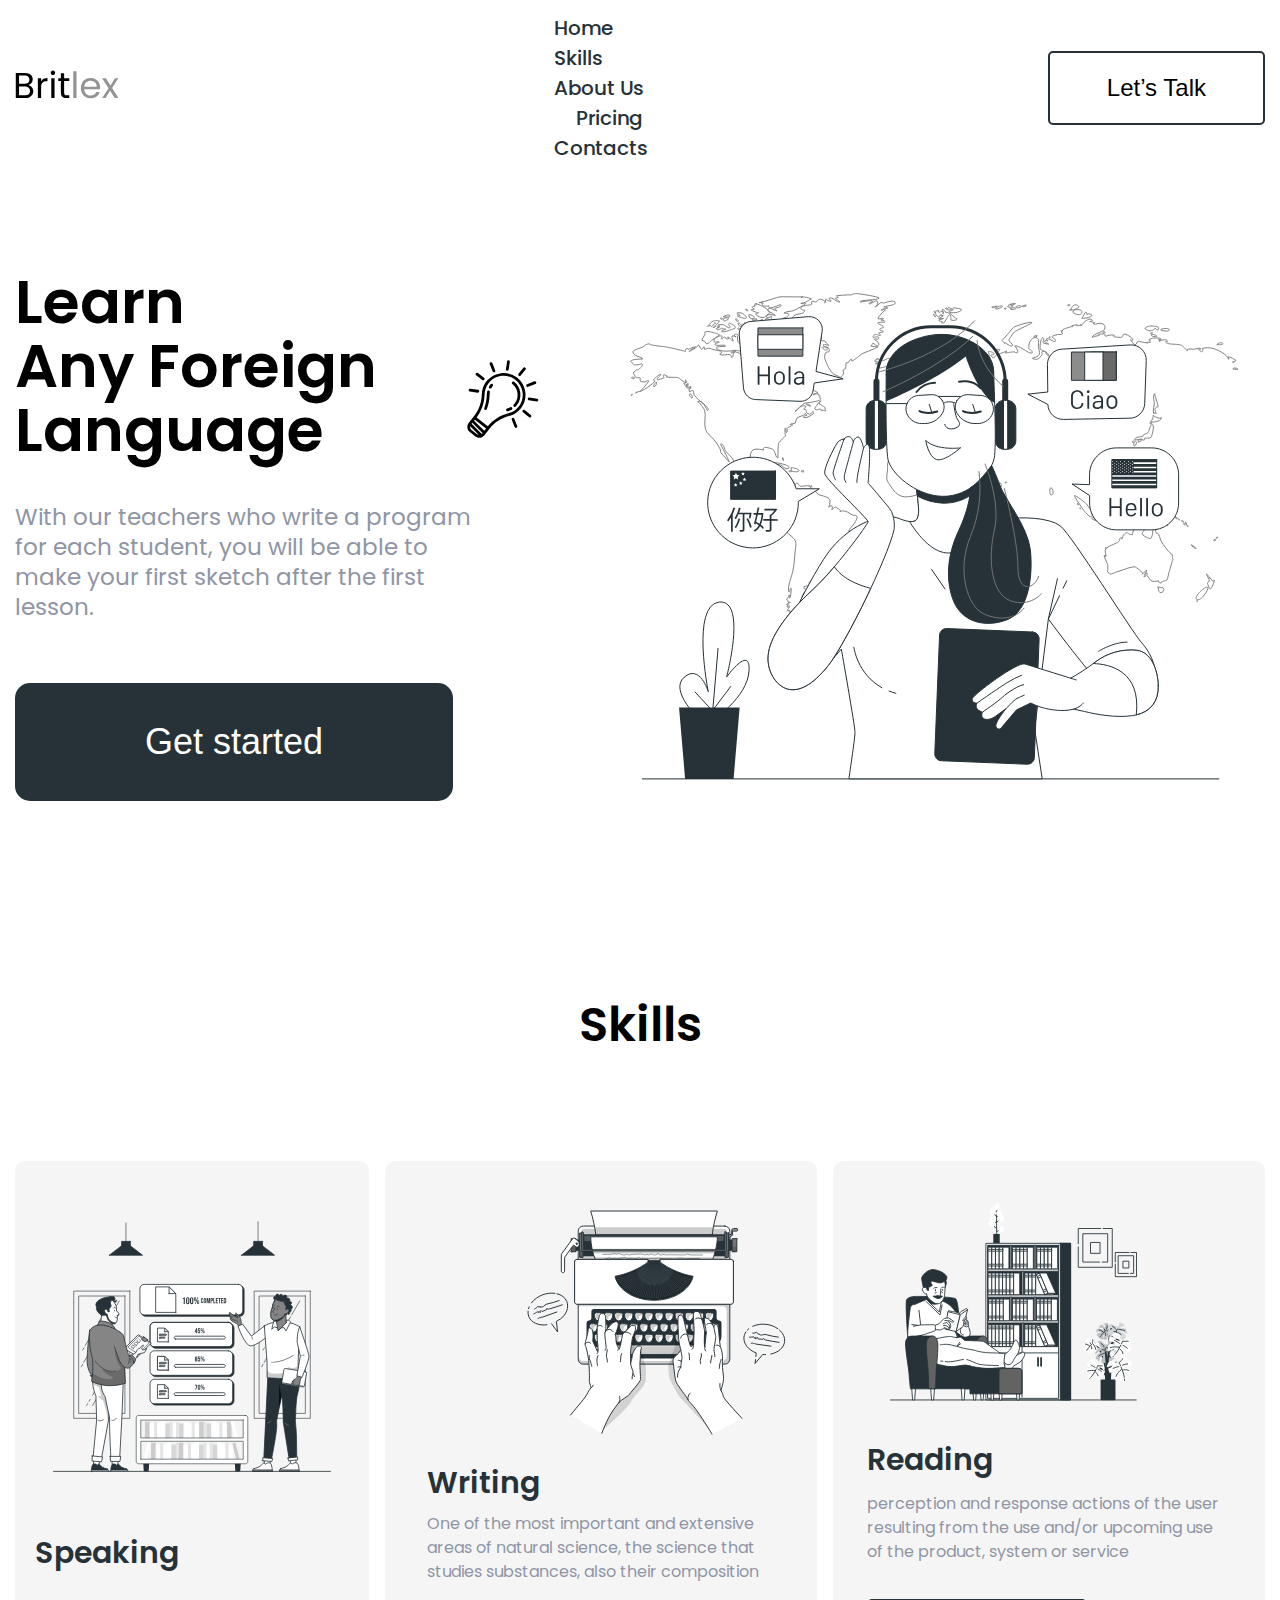
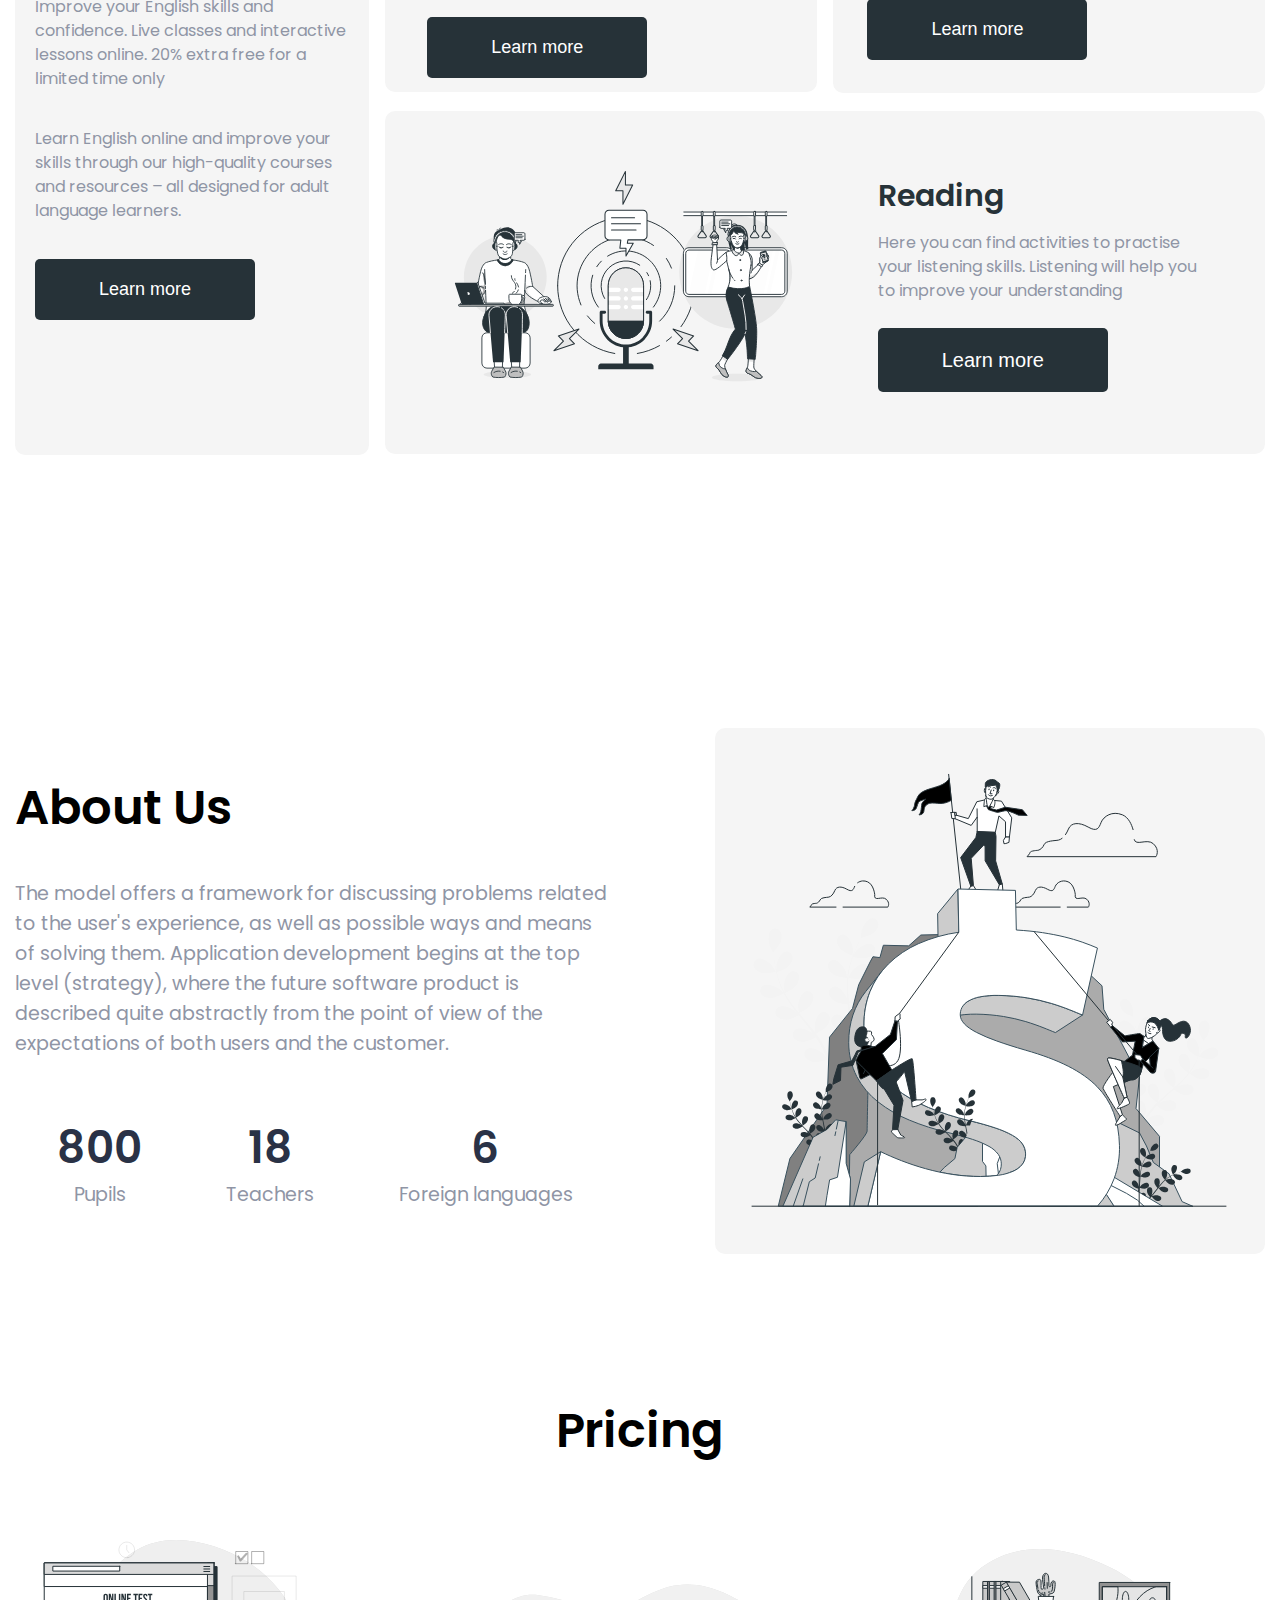
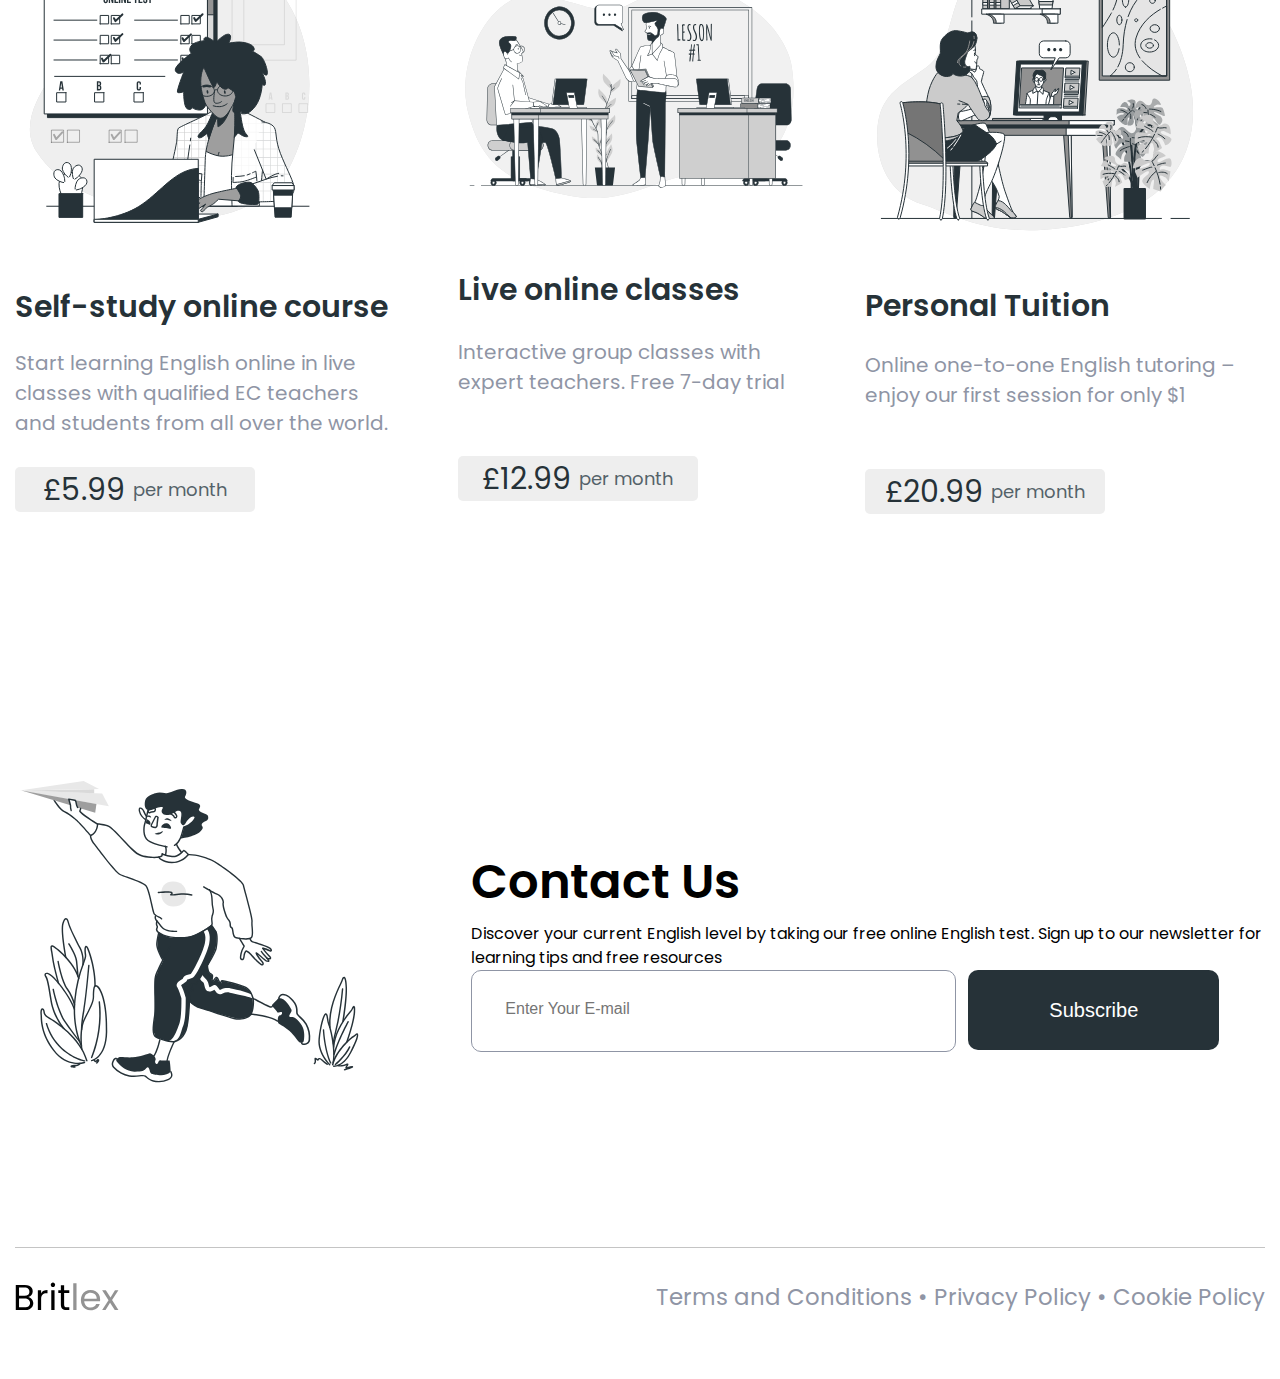
<file: Index.html>
<!DOCTYPE html>
<html lang="en">
<head>
    <meta charset="UTF-8">
    <meta http-equiv="X-UA-Compatible" content="IE=edge">
    <meta name="viewport" content="width=device-width, initial-scale=1.0">
    <title>Britlex</title>
    <link rel="stylesheet" href="css/css.css">
    <link rel="preconnect" href="https://fonts.googleapis.com">
<link rel="preconnect" href="https://fonts.gstatic.com" crossorigin>
<link href="https://fonts.googleapis.com/css2?family=Poppins:wght@500&display=swap" rel="stylesheet">
</head>
<body>
    
    <div class="wrapper">
        <header class="header">
            <div class="header_container">

                <div class="header_logo">
                    <img src="img/Britlex.svg" alt="logo">
                </div>

                <div class="header_menu">
                    <nav class="header_nav">
                        <ul class="header_ul">
                            <li class="header_li"><a href="#" class="header_a">Home</a></li>
                            <li class="header_li"><a href="#" class="header_a">Skills</a></li>
                            <li class="header_li"><a href="#" class="header_a">About Us</a></li>
                            <li class="header_li_left"><a href="#" class="header_a">Pricing</a></li>
                            <li class="header_li"><a href="#" class="header_a">Contacts</a></li>
                        </ul>
                    </nav>
                </div>

                <div class="header_button">
                    <button class="header_click">Let’s Talk</button>
                </div>

            </div>
        </header>

    <main class="main">

        <section class="home">
            <div class="home_container">
                <div class="home_content">
                    <div class="home_body">

                        <div class="block_tittle">
                            <div class="block_lamp">
                                <div class="home_tittle">Learn <br class="br_home"> Any Foreign Language</div>
                                <img src="img/lamp.svg" class="lamp" alt="lamp">
                            </div>
                            <div class="home_text">With our teachers who write a program for <br class="br">
                                each student, you will be able to make your <br class="br">
                                first sketch after the first lesson.</div>

                                <button class="button_home">Get started</button>

                        </div>

                        <div class="block_img_home">
                            <img src="img/home_img.svg" class="home_img" alt="home_img">
                        </div>

                    </div>
                </div>
            </div>
            
        </section>

        <section class="skills">
            <div class="skills_container">
                <div class="skills_content">
                    <div class="section_body">

                        <div class="skills_tittle_block">
                            <div class="skills_tittle">Skills</div>
                        </div>

                        <div class="card_block_skills">

                            <div class="card_one">
                                <img src="img/card_one.svg" class="img_card_one" alt="card_img">

                            <div class="block_one_card">

                                <div class="card_one_tittle">Speaking</div>
                                <div class="card_one_text">Improve your English skills and confidence. 
                                    Live classes and interactive lessons online. 
                                    20% extra free for a limited time only</div>
                                <div class="card_text_text_br">Learn English online and improve your 
                                    skills through our high-quality courses
                                    <br>
                                    and resources – all designed for adult language learners.</div>

                                <div class="button_card_one">
                                    <button class="button_clik_one">Learn more</button>
                                </div>

                            </div>
                        
                            </div>

                            <div class="card_two">
                                <img src="img/card_two.svg" class="img_two_card" alt="img_card">

                                <div class="block_two_card">
                               
                                    <div class="card_two_tittle">Writing</div>

                                    <div class="card_two_text">One of the most important and extensive 
                                        areas of natural science, the science that 
                                        studies substances, also their composition </div>

                                        <div class="button_card_two">
                                            <button class="button_clik_two">Learn more</button>
                                        </div>

                                </div>

                            </div>

                            <div class="card_three">

                                <img src="img/card_three.svg" class="img_three_card" alt="img_card">

                                <div class="block_two_card">
                               
                                    <div class="card_two_tittle">Reading</div>

                                    <div class="card_three_text">perception and response actions of the user
                                        resulting from the use and/or upcoming use 
                                        of the product, system or service</div>

                                        <div class="button_card_two">
                                            <button class="button_clik_two">Learn more</button>
                                        </div>

                                </div>

                            </div>

                            <div class="card_four">

                                <div class="block_four_card">
                               
                                    <div class="card_four_tittle">Reading</div>

                                    <div class="card_four_text">Here you can find activities to practise
                                        your listening skills. Listening will help you
                                        to improve your understanding </div>

                                        <div class="button_card_four">
                                            <button class="button_clik_four">Learn more</button>
                                        </div>

                                </div>

                                <img src="img/four_img.svg" alt="img_four">

                            </div>
                       
                        </div>

                    </div>
                </div>
            </div>
        </section>

        <section class="about">
            <div class="about_container">
                <div class="about_content">

                    <div class="about_tittle_mob">About Us</div>

                    <div class="about_body">

                        <div class="about_block_text">
                            <div class="about_tittle">About Us</div>
                            <div class="about_text">The model offers a framework for discussing problems related to the user's experience, as well as possible ways and means of solving them. Application development begins at the top level (strategy), 
                                where the future software product is described quite abstractly 
                                from the point of view of the expectations of both users and the customer.
                            </div>

                            <div class="about_numbers">

                                <div class="number_one_about">
                                    <div class="number_one">800</div>
                                    <div class="number_text">Pupils</div>
                                </div>

                                <div class="number_one_about text_size">
                                    <div class="number_one">18</div>
                                    <div class="number_text">Teachers</div>
                                </div>

                                <div class="number_one_about">
                                    <div class="number_one">6</div>
                                    <div class="number_text">Foreign languages</div>
                                </div>

                            </div>


                        </div>

                        <div class="img_block_img">
                            <img src="img/about_img.svg" class="about_img" alt="img_about">
                        </div>

                    </div>
                </div>
            </div>

        </section>

        <section class="pricing">
            <div class="pricing_container">
                <div class="pricing_contant">
                    <div class="pricing_body">

                        <div class="pricing_block">
                            <div class="pricing_title">Pricing</div>
                        </div>

                        <div class="pricing_card">

                            <div class="pricing_one">
                                <img src="img/pricing_img_one.svg" alt="pricing_img">
                                <div class="pricing_title_one">Self-study online course</div>
                                <div class="pricing_text">Start learning English online in live classes
                                    with qualified EC teachers and students 
                                    from all over the world.</div>

                                <div class="pricing_number_block">
                                    <div class="pricing_number">£5.99</div>
                                    <div class="pricing_text_one">per month</div>
                                </div>

                            </div>

                            <div class="pricing_two">
                                <img src="img/pricing_img_two.svg" class="img_pricing_two" alt="pricing_img">
                                <div class="pricing_title_two">Live online classes</div>
                                <div class="pricing_text_two">Interactive group classes with expert
                                    teachers. Free 7-day trial</div>

                                <div class="pricing_number_block">
                                    <div class="pricing_number">£12.99</div>
                                    <div class="pricing_text_one">per month</div>
                                </div>

                            </div>

                            <div class="pricing_one">
                                <img src="img/pricing_img_three.svg" alt="pricing_img">
                                <div class="pricing_title_three">Personal Tuition</div>
                                <div class="pricing_text_three">Online one-to-one English tutoring – enjoy
                                    our first session for only $1</div>

                                <div class="pricing_number_block">
                                    <div class="pricing_number"> £20.99</div>
                                    <div class="pricing_text_one">per month</div>
                                </div>

                            </div>

                        </div>

                    </div>
                </div>
            </div>

        </section>

        <section class="contact">
            <div class="contact_container">
                <div class="contact_content">
                    
                    <div class="contact_body">

                        <div class="contact_img_block">
                            <img src="img/contact_img.svg" class="contact_img" alt="contact_img">
                        </div>

                       <div class="contact_block_form">

                        <div class="text_contact">
                            <div class="title_contact">Contact Us</div>
                            <div class="text_contact">Discover your current English level by taking our free online English test. Sign up to our newsletter for learning tips and free resources</div>
                        </div>

                        <form action="#">
                            
                            <div class="contact_form">
                                <input type="text" class="contact_email" placeholder="Enter Your E-mail">
                            </div>

                        <div class="button_form">
                            <button class="contact_button">Subscribe</button>
                        </div>

                        </form>

                        </div>

                    </div>

                </div>
            </div>
        </section>

        </main>

        <footer class="footer">
            <div class="footer_container">
                <div class="footer_content">
                    <div class="footer_body">

                        <img src="img/Britlex.svg" alt="Britlex">

                        <div class="footer_text">Terms and Conditions • Privacy Policy • Cookie Policy</div>


                    </div>
                </div>
            </div>
        </footer>



    </div>





</body>
</html>
</file>
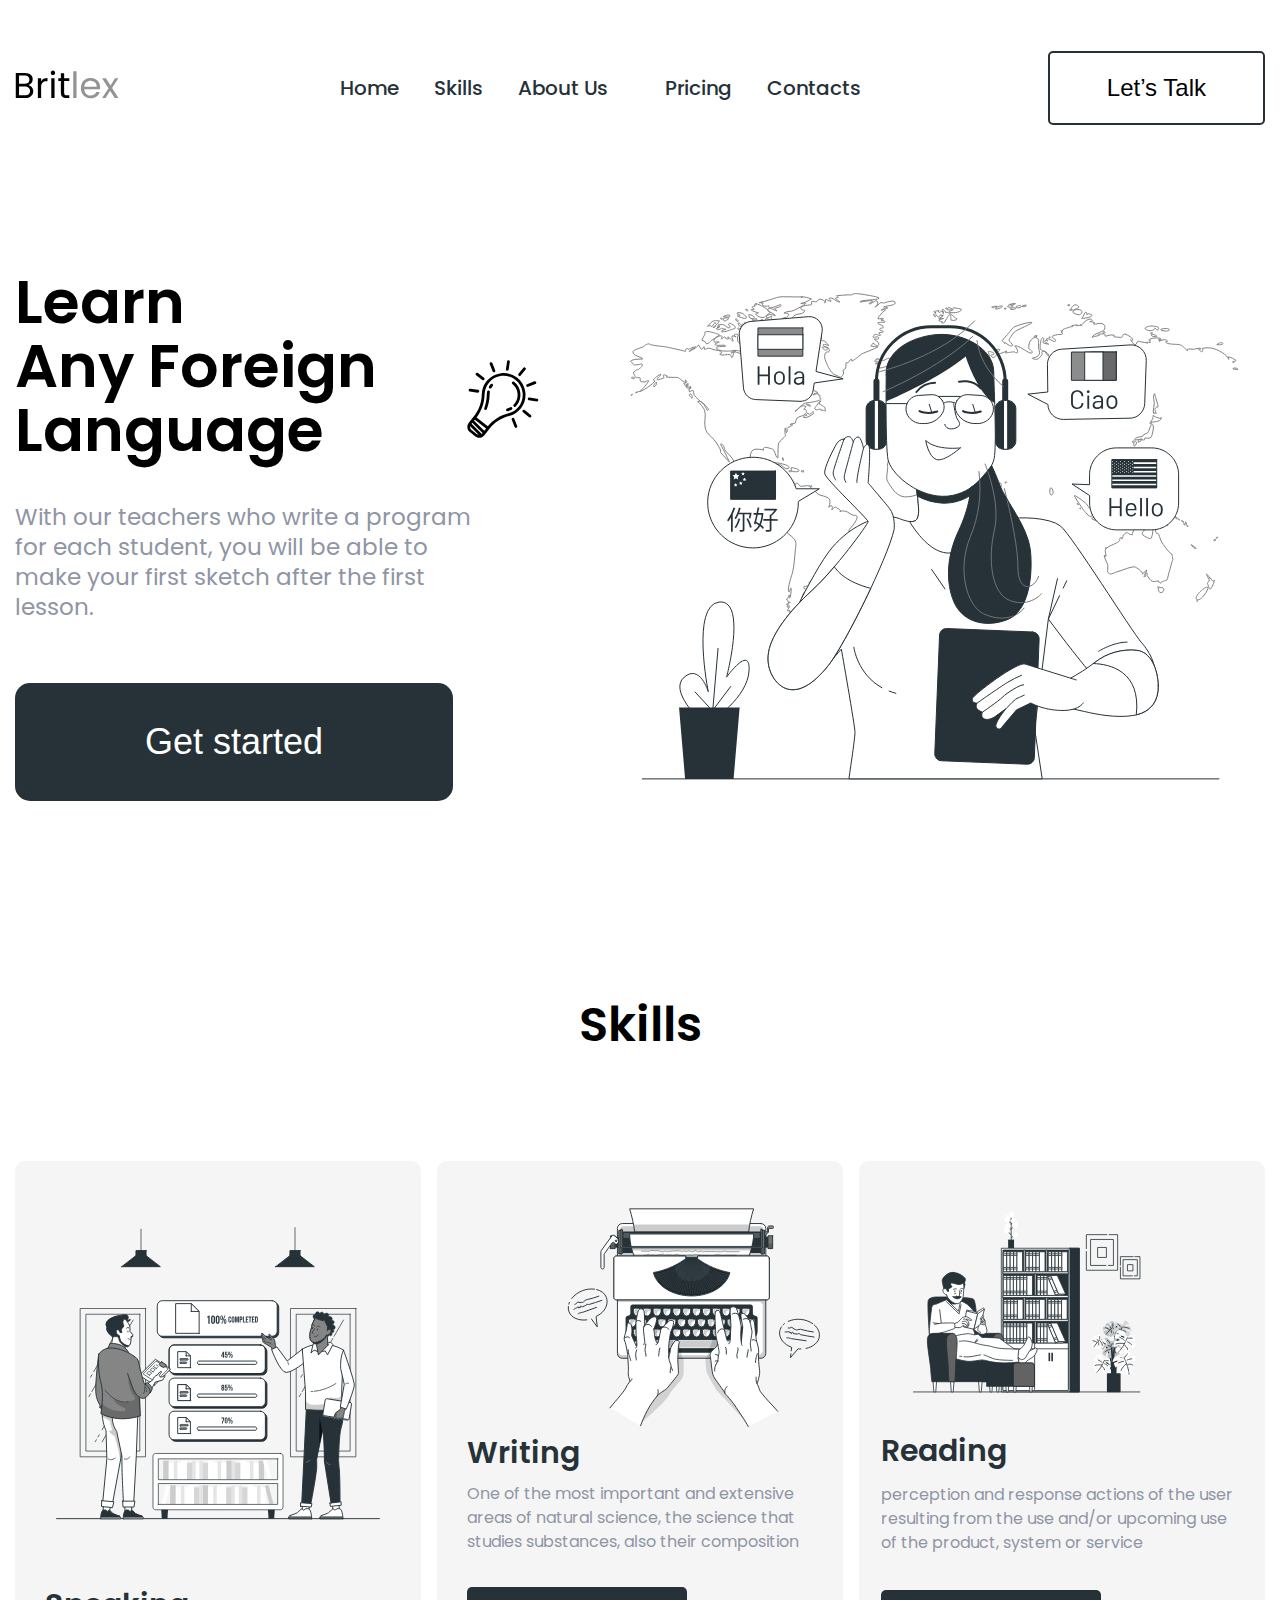
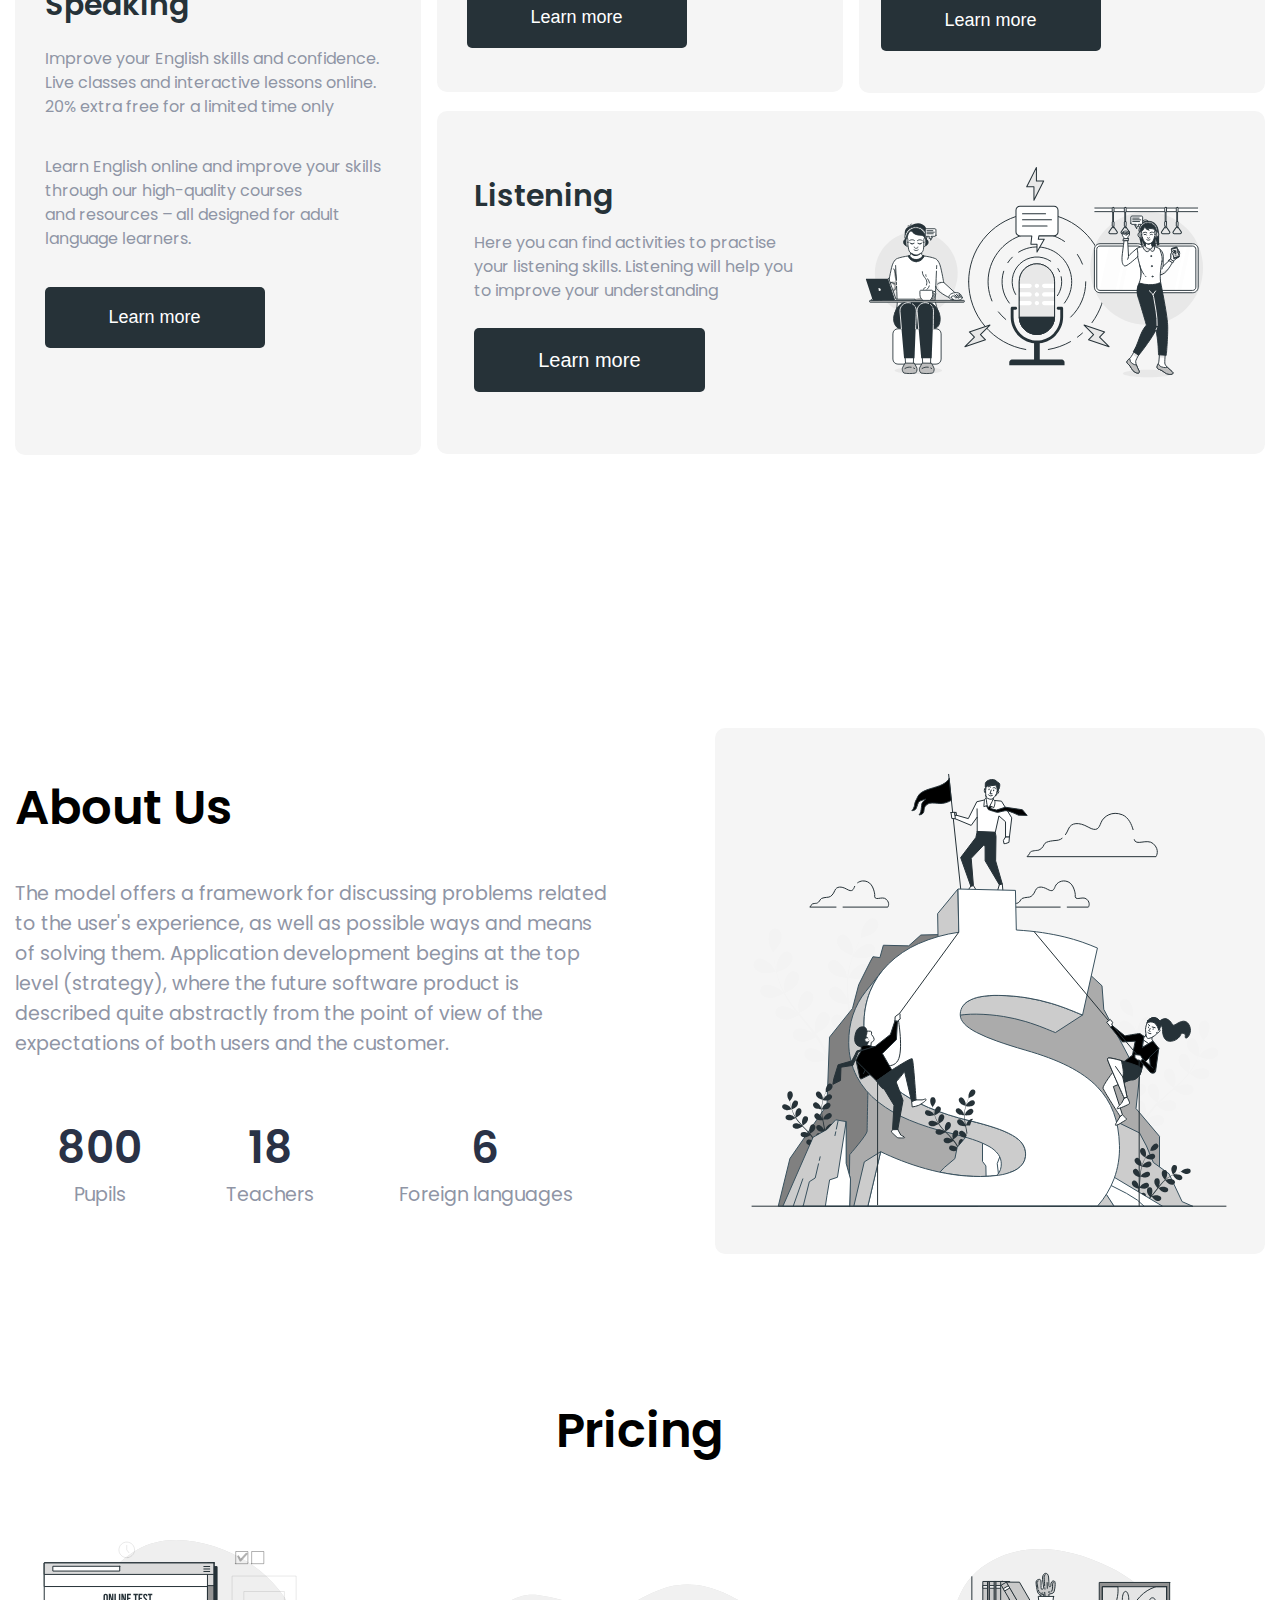
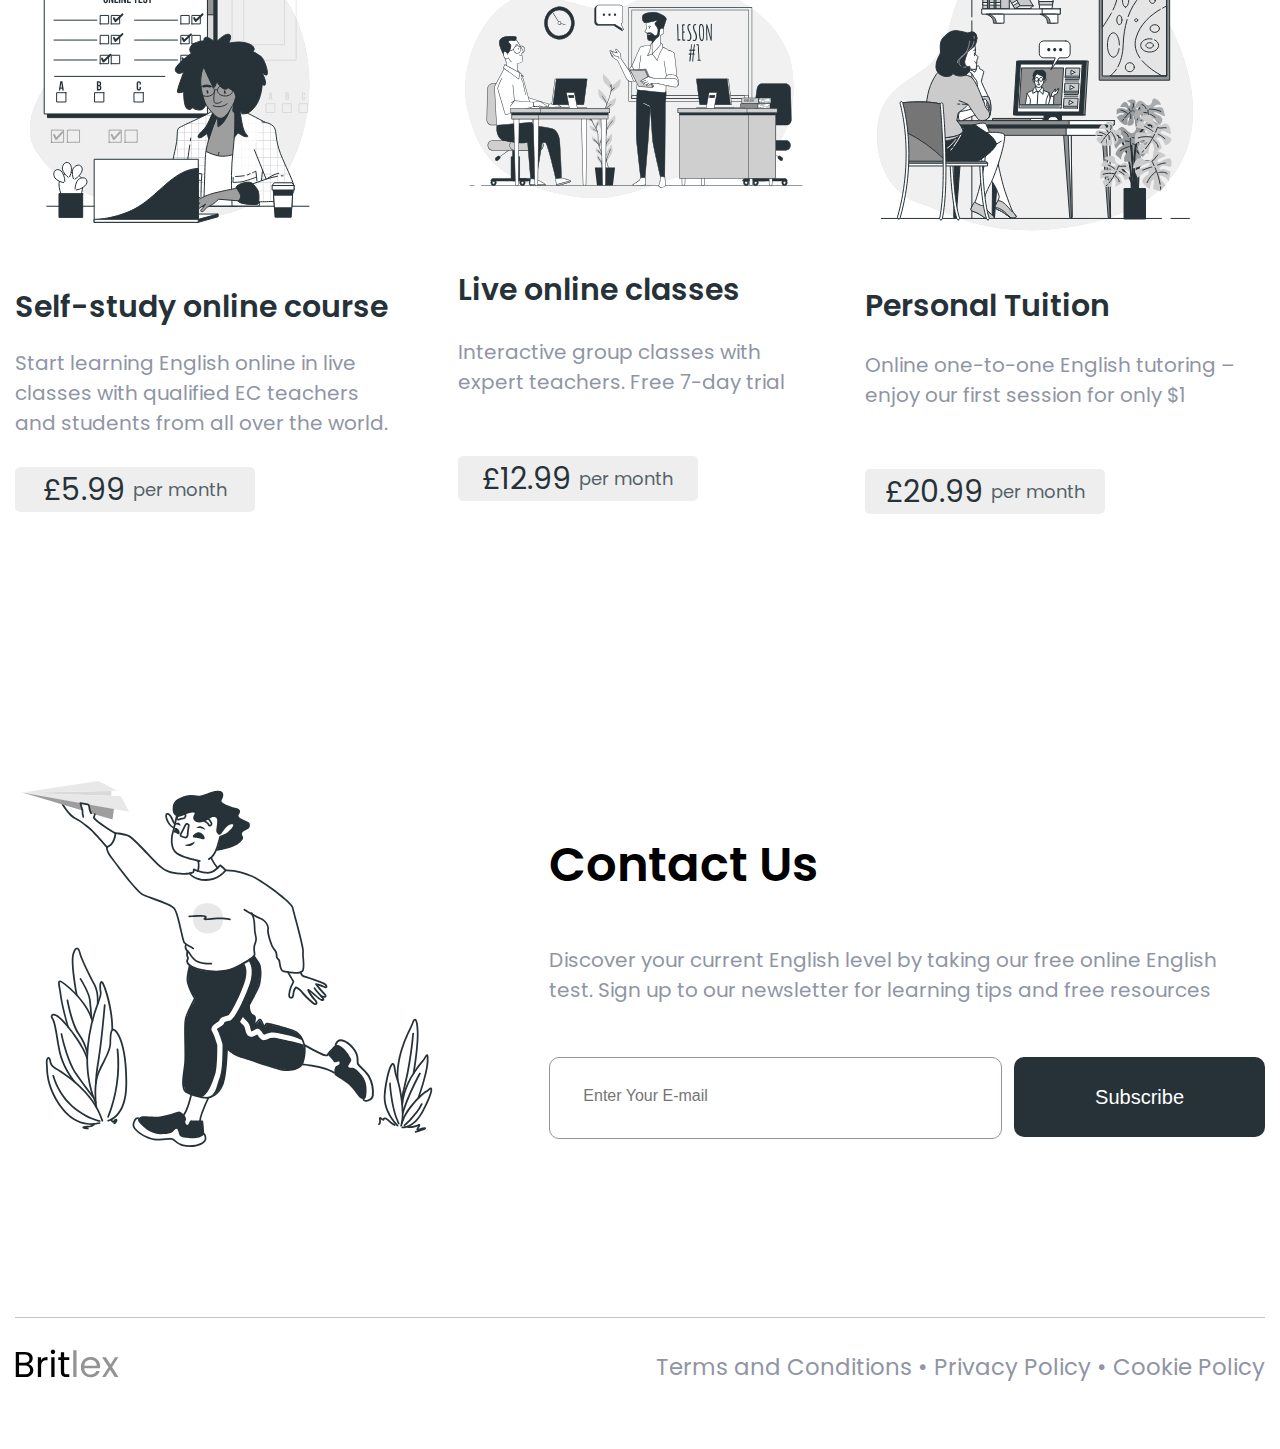
<file: index.html>
<!DOCTYPE html>
<html lang="en">
<head>
    <meta charset="UTF-8">
    <meta http-equiv="X-UA-Compatible" content="IE=edge">
    <meta name="viewport" content="width=device-width, initial-scale=1.0">
    <title>Britlex</title>
    <link rel="stylesheet" href="css/style.css">
    <link rel="preconnect" href="https://fonts.googleapis.com">
<link rel="preconnect" href="https://fonts.gstatic.com" crossorigin>
<link href="https://fonts.googleapis.com/css2?family=Poppins:wght@500&display=swap" rel="stylesheet">
</head>
<body>
    
    <div class="wrapper">
        <header class="header">
            <div class="header_container">

                <div class="header_logo">
                    <img src="img/Britlex.svg" alt="logo">
                </div>
        
                <div class="menu_header">
                    
                    <nav class="header_nav" data-nav>

                        <div class="burger_show">
                            <div class="close_tab">
                                <img src="img/Britlex.svg" class="burger_img" alt="logo">
                                <button class="close" data-close aria-label="Close menu">
                                    <span class="burger_line_close"></span>
                                </button>
                            </div>
                             <div class="line_img"></div>
                        </div>
    
                            <ul class="header_list">
                                <li class="header_li"><a href="#home" class="header_a">Home</a></li>
                                <li class="header_li"><a href="#skills" class="header_a">Skills</a></li>
                                <li class="header_li"><a href="#about" class="header_a">About Us</a></li>
                                <li class="header_li_left"><a href="#pricing" class="header_a">Pricing</a></li>
                                <li class="header_li"><a href="#contact" class="header_a">Contacts</a></li>
                            </ul>
                            <button class="header_click_mob">Let’s Talk</button>
                        </nav>
                </div>

                    <button class="burger" data-burger aria-label="Open menu" aria-expanded="false">
                        <span class="burger_line"></span>
                    </button>

                        <div class="header_button">
                            <button class="header_click">Let’s Talk</button>
                        </div>


            </div>
        </header>

    <main class="main">

        <section id="home" class="home">
            <div class="home_container">
                <div class="home_content">
                    <div class="home_body">

                        <div class="block_tittle">
                            <div class="block_lamp">
                                <div class="home_tittle">Learn <br class="br_home"> Any <br class="br_mob"> Foreign Language</div>
                                <img src="img/lamp.svg" class="lamp" alt="lamp">
                            </div>
                            <div class="home_text">With our teachers who write a program for <br class="br">
                                each student, you will be able to make your <br class="br">
                                first sketch after the first lesson.</div>

                                <button class="button_home">Get started</button>

                        </div>

                        <div class="block_img_home">
                            <img src="img/home_img.svg" class="home_img" alt="home_img">
                        </div>

                    </div>
                </div>
            </div>
            
        </section>

        <section id="skills" class="skills">
            <div class="skills_container">
                <div class="skills_content">
                    <div class="section_body">

                        <div class="skills_tittle_block">
                            <div class="skills_tittle">Skills</div>
                        </div>

                        <div class="card_block_skills">

                            <div class="card_one">
                                <img src="img/card_one.svg" class="img_card_one" alt="card_img">

                            <div class="block_one_card">

                                <div class="card_one_tittle">Speaking</div>
                                <div class="card_one_text">Improve your English skills and confidence. 
                                    Live classes and interactive lessons online. 
                                    20% extra free for a limited time only</div>
                                <div class="card_text_text_br">Learn English online and improve your 
                                    skills through our high-quality courses
                                    <br>
                                    and resources – all designed for adult language learners.</div>

                                <div class="button_card_one">
                                    <button class="button_clik_one">Learn more</button>
                                </div>

                            </div>
                        
                            </div>

                            <div class="card_two">

                                <img src="img/card_two_q.svg" class="img_two_card" alt="img_card">
                           
                                <div class="block_two_card">
                               
                                    <div class="card_two_tittle">Writing</div>

                                    <div class="card_two_text">One of the most important and extensive 
                                        areas of natural science, the science that 
                                        studies substances, also their composition </div>

                                        <div class="button_card_two">
                                            <button class="button_clik_two">Learn more</button>
                                        </div>

                                </div>

                            </div>

                            <div class="card_three">

                                <img src="img/card_three.svg" class="img_three_card" alt="img_card">

                                <div class="block_two_card">
                               
                                    <div class="card_two_tittle">Reading</div>

                                    <div class="card_three_text">perception and response actions of the user
                                        resulting from the use and/or upcoming use 
                                        of the product, system or service</div>

                                        <div class="button_card_two">
                                            <button class="button_clik_two">Learn more</button>
                                        </div>

                                </div>

                            </div>

                            <div class="card_four">

                                <div class="block_card_img_four">

                                    <img src="img/four_img.svg" class="img_card_four" alt="img_four">
    
                                </div>

                                <div class="block_four_card">

                               <div class="class_four_tittle-text">

                                <div class="card_four_tittle">Listening</div>

                                <div class="card_four_text">Here you can find activities to practise
                                    your listening skills. Listening will help you
                                    to improve your understanding </div>

                               </div>

                                        <div class="button_card_four">
                                            <button class="button_clik_four">Learn more</button>
                                        </div>

                                </div>

                            </div>
                       
                        </div>

                    </div>
                </div>
            </div>
        </section>

        <section id="about" class="about">
            <div class="about_container">
                <div class="about_content">

                    <div class="about_tittle_mob">About Us</div>

                    <div class="about_body">

                        <div class="about_block_text">
                            <div class="about_tittle">About Us</div>
                            <div class="about_text">The model offers a framework for discussing problems related to the user's experience, as well as possible ways and means of solving them. Application development begins at the top level (strategy), 
                                where the future software product is described quite abstractly 
                                from the point of view of the expectations of both users and the customer.
                            </div>

                            <div class="about_numbers">

                                <div class="number_one_about">
                                    <div class="number_one">800</div>
                                    <div class="number_text">Pupils</div>
                                </div>

                                <div class="number_one_about text_size">
                                    <div class="number_one">18</div>
                                    <div class="number_text">Teachers</div>
                                </div>

                                <div class="number_one_about">
                                    <div class="number_one">6</div>
                                    <div class="number_text">Foreign languages</div>
                                </div>

                            </div>


                        </div>

                        <div class="img_block_img">
                            <img src="img/about_img.svg" class="about_img" alt="img_about">
                        </div>

                    </div>
                </div>
            </div>

        </section>

        <section id="pricing" class="pricing">
            <div class="pricing_container">
                <div class="pricing_contant">
                    <div class="pricing_body">

                        <div class="pricing_block">
                            <div class="pricing_title">Pricing</div>
                        </div>

                    

                        <div class="pricing_card">

                            <div class="pricing_one">
                                <img src="img/pricing_img_one.svg" class="pricing_img_card" alt="pricing_img">
                                <div class="pricing_title_one">Self-study online course</div>
                                <div class="pricing_text">Start learning English online in live classes
                                    with qualified EC teachers and students 
                                    from all over the world.</div>

                                <div class="pricing_number_block">
                                    <div class="pricing_number">£5.99</div>
                                    <div class="pricing_text_one">per month</div>
                                </div>

                            </div>

                            <div class="pricing_two">
                                <img src="img/pricing_img_two.svg" class="img_pricing_two" alt="pricing_img">
                                <div class="pricing_title_two">Live online classes</div>
                                <div class="pricing_text_two">Interactive group classes with expert
                                    teachers. Free 7-day trial</div>

                                <div class="pricing_number_block">
                                    <div class="pricing_number">£12.99</div>
                                    <div class="pricing_text_one">per month</div>
                                </div>

                            </div>

                            <div class="pricing_one">
                                <img src="img/pricing_img_three.svg" class="pricing_img_card" alt="pricing_img">
                                <div class="pricing_title_three">Personal Tuition</div>
                                <div class="pricing_text_three">Online one-to-one English tutoring – enjoy
                                    our first session for only $1</div>

                                <div class="pricing_number_block">
                                    <div class="pricing_number"> £20.99</div>
                                    <div class="pricing_text_one">per month</div>
                                </div>

                            </div>

                        </div>

                    </div>
                </div>
            </div>

        </section>

        <section id="contact" class="contact">
            <div class="contact_container">
                <div class="contact_content">

                    <div class="title_contact_mob">Contact Us</div>
                    
                    <div class="contact_body">

                        <div class="contact_img_block">
                            <img src="img/contact_img.svg" class="contact_img" alt="contact_img">
                        </div>

                       <div class="contact_block_form">

                        <div class="text_contact">
                            <div class="title_contact">Contact Us</div>
                            <div class="content_text">Discover your current English level by taking our free online English test. Sign up to our newsletter for learning tips and free resources</div>
                        </div>

                        <form action="#">
                            
                            <div class="contact_form">
                                <input type="email" id="email" class="contact_email" placeholder="Enter Your E-mail" required>
                            </div>

                        <div class="button_form">
                            <button class="contact_button">Subscribe</button>
                        </div>

                        </form>

                        </div>

                    </div>

                </div>
            </div>
        </section>

        </main>

        <footer class="footer">
            <div class="footer_container">
                <div class="footer_content">
                    <div class="footer_body">

                        <div class="footer_block_img">
                            <img src="img/Britlex.svg" class="footer_img" alt="Britlex">
                        </div>

                        <div class="footer_block_text">
                            <div class="footer_text">Terms and Conditions • Privacy Policy • Cookie Policy</div>
                        </div>
                       
                    </div>
                </div>
            </div>
        </footer>



    </div>


<script src="js/script.js"></script>


</body>
</html>
</file>
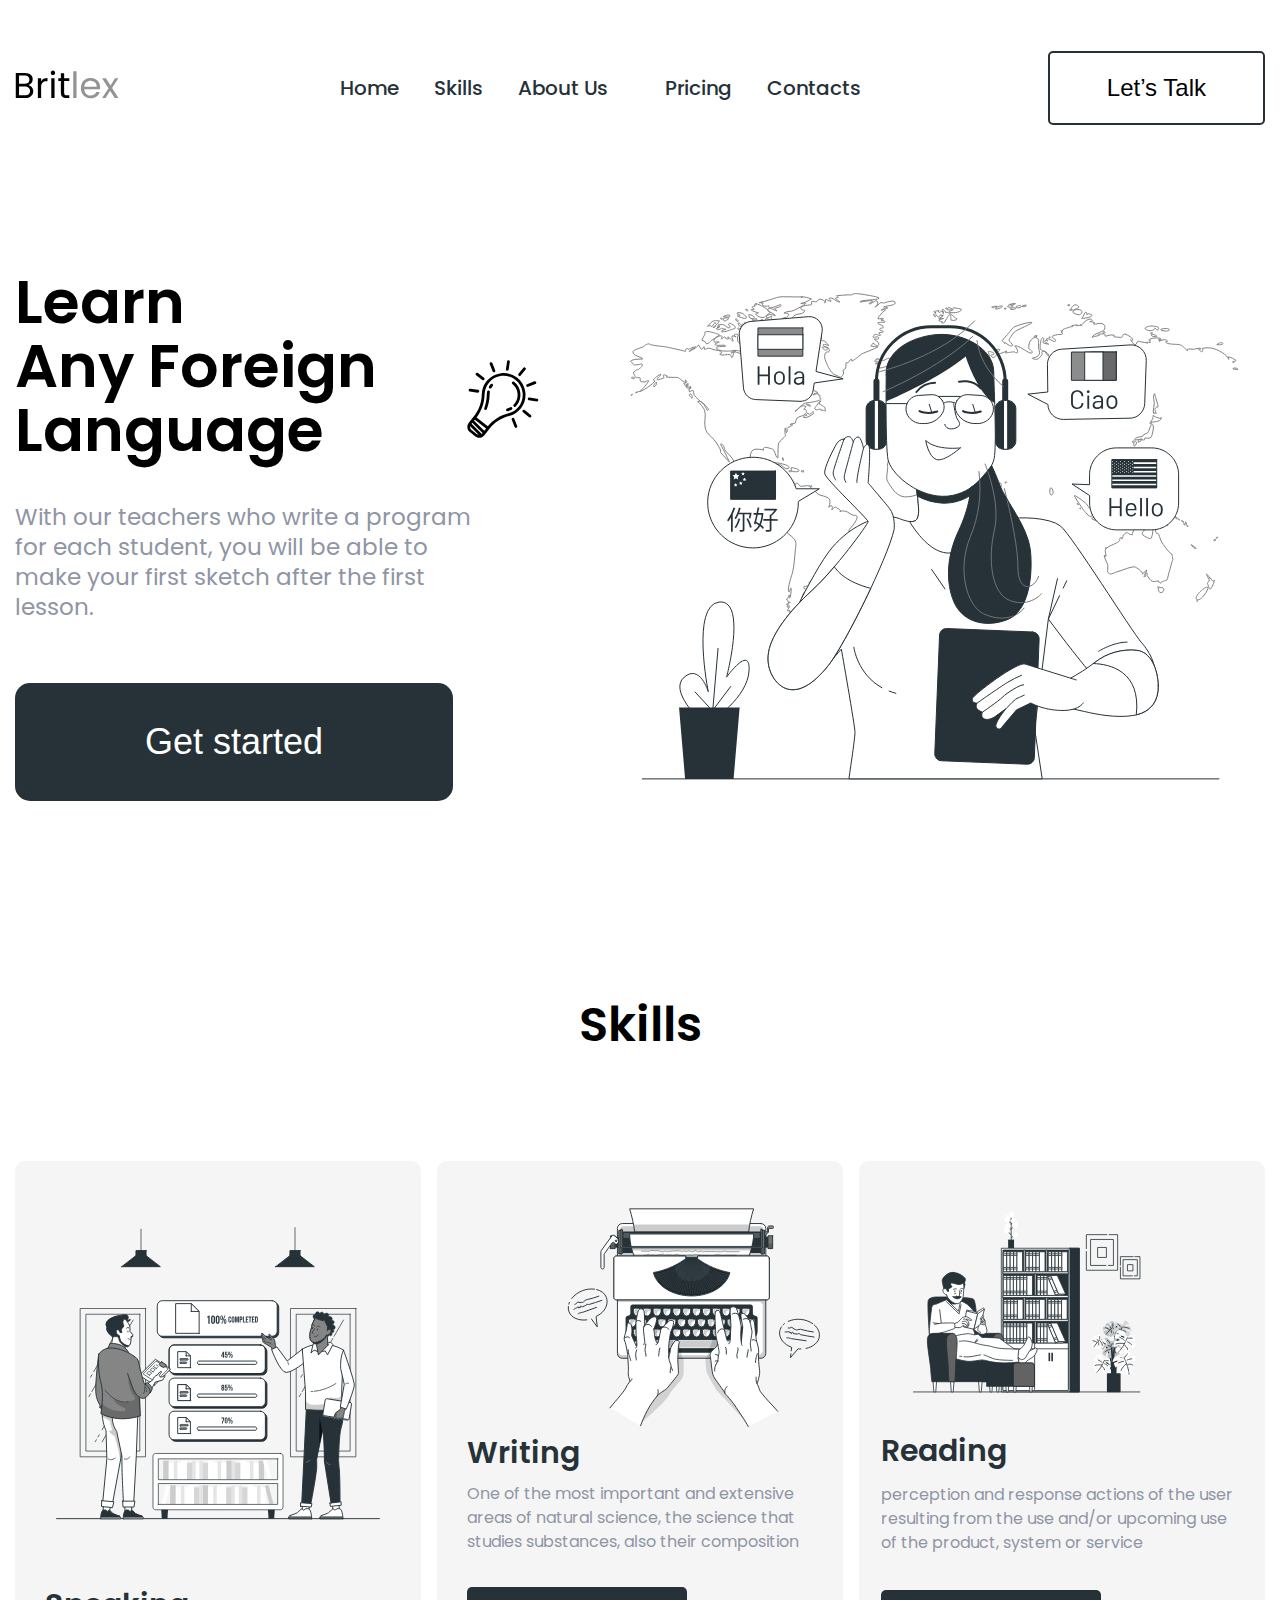
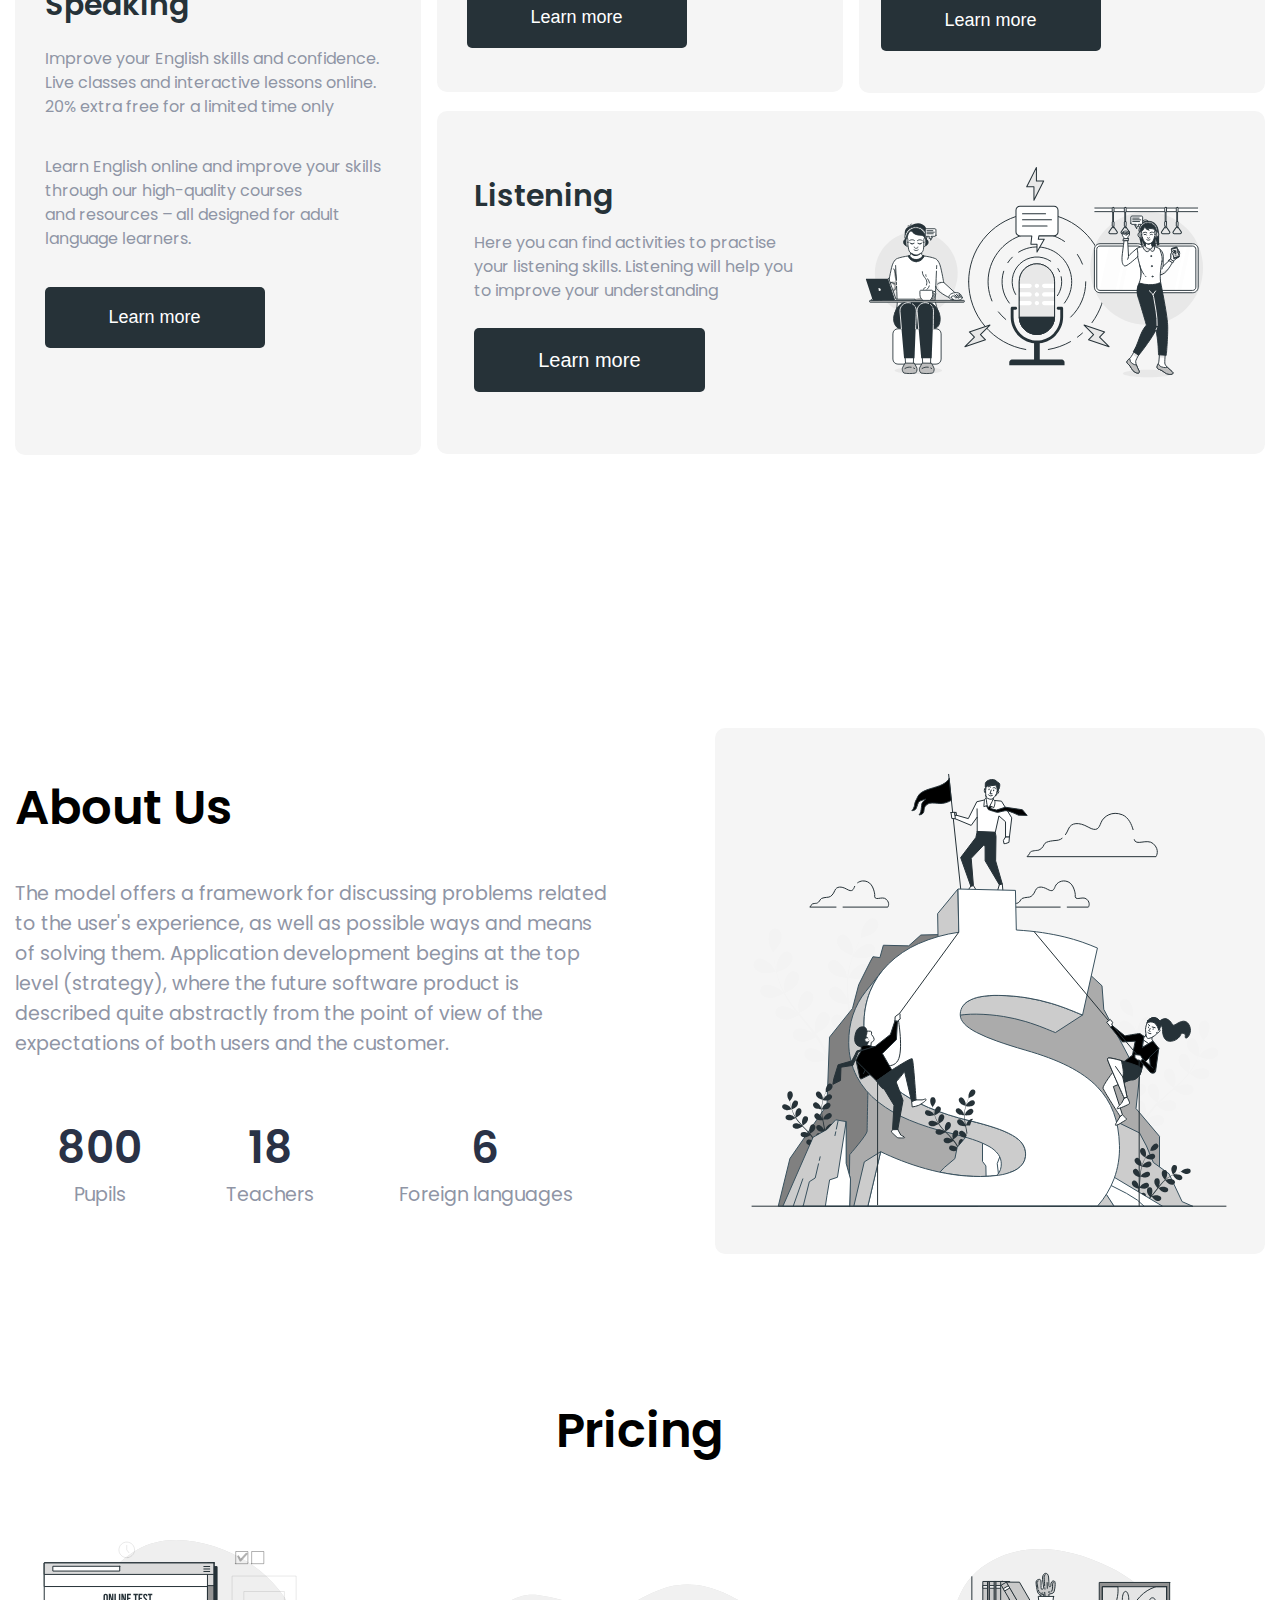
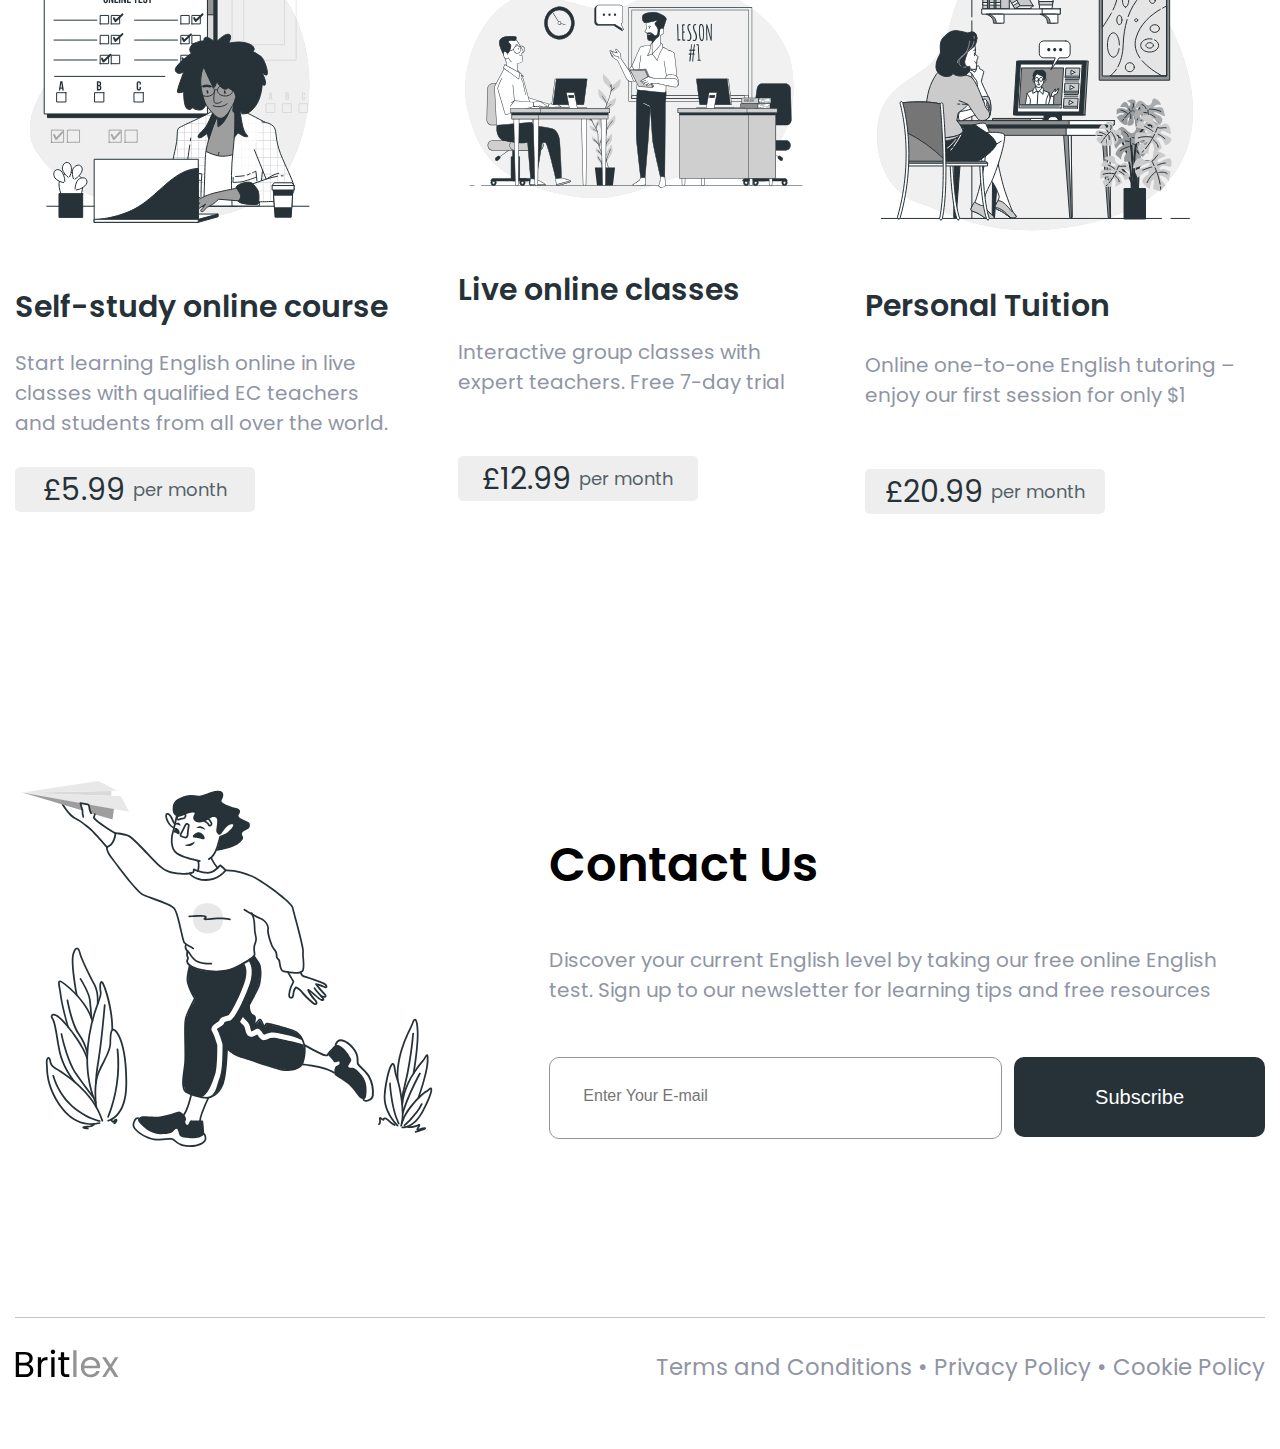
<file: Britlex.html>
<!DOCTYPE html>
<html lang="en">
<head>
    <meta charset="UTF-8">
    <meta http-equiv="X-UA-Compatible" content="IE=edge">
    <meta name="viewport" content="width=device-width, initial-scale=1.0">
    <title>Britlex</title>
    <link rel="stylesheet" href="css/style.css">
    <link rel="preconnect" href="https://fonts.googleapis.com">
<link rel="preconnect" href="https://fonts.gstatic.com" crossorigin>
<link href="https://fonts.googleapis.com/css2?family=Poppins:wght@500&display=swap" rel="stylesheet">
</head>
<body>
    
    <div class="wrapper">
        <header class="header">
            <div class="header_container">

                <div class="header_logo">
                    <img src="img/Britlex.svg" alt="logo">
                </div>
        
                <div class="menu_header">
                    
                    <nav class="header_nav" data-nav>

                        <div class="burger_show">
                            <div class="close_tab">
                                <img src="img/Britlex.svg" class="burger_img" alt="logo">
                                <button class="close" data-close aria-label="Close menu">
                                    <span class="burger_line_close"></span>
                                </button>
                            </div>
                             <div class="line_img"></div>
                        </div>
    
                            <ul class="header_list">
                                <li class="header_li"><a href="#home" class="header_a">Home</a></li>
                                <li class="header_li"><a href="#skills" class="header_a">Skills</a></li>
                                <li class="header_li"><a href="#about" class="header_a">About Us</a></li>
                                <li class="header_li_left"><a href="#pricing" class="header_a">Pricing</a></li>
                                <li class="header_li"><a href="#contact" class="header_a">Contacts</a></li>
                            </ul>
                            <button class="header_click_mob">Let’s Talk</button>
                        </nav>
                </div>

                    <button class="burger" data-burger aria-label="Open menu" aria-expanded="false">
                        <span class="burger_line"></span>
                    </button>

                        <div class="header_button">
                            <button class="header_click">Let’s Talk</button>
                        </div>


            </div>
        </header>

    <main class="main">

        <section id="home" class="home">
            <div class="home_container">
                <div class="home_content">
                    <div class="home_body">

                        <div class="block_tittle">
                            <div class="block_lamp">
                                <div class="home_tittle">Learn <br class="br_home"> Any <br class="br_mob"> Foreign Language</div>
                                <img src="img/lamp.svg" class="lamp" alt="lamp">
                            </div>
                            <div class="home_text">With our teachers who write a program for <br class="br">
                                each student, you will be able to make your <br class="br">
                                first sketch after the first lesson.</div>

                                <button class="button_home">Get started</button>

                        </div>

                        <div class="block_img_home">
                            <img src="img/home_img.svg" class="home_img" alt="home_img">
                        </div>

                    </div>
                </div>
            </div>
            
        </section>

        <section id="skills" class="skills">
            <div class="skills_container">
                <div class="skills_content">
                    <div class="section_body">

                        <div class="skills_tittle_block">
                            <div class="skills_tittle">Skills</div>
                        </div>

                        <div class="card_block_skills">

                            <div class="card_one">
                                <img src="img/card_one.svg" class="img_card_one" alt="card_img">

                            <div class="block_one_card">

                                <div class="card_one_tittle">Speaking</div>
                                <div class="card_one_text">Improve your English skills and confidence. 
                                    Live classes and interactive lessons online. 
                                    20% extra free for a limited time only</div>
                                <div class="card_text_text_br">Learn English online and improve your 
                                    skills through our high-quality courses
                                    <br>
                                    and resources – all designed for adult language learners.</div>

                                <div class="button_card_one">
                                    <button class="button_clik_one">Learn more</button>
                                </div>

                            </div>
                        
                            </div>

                            <div class="card_two">

                                <img src="img/card_two_q.svg" class="img_two_card" alt="img_card">
                           
                                <div class="block_two_card">
                               
                                    <div class="card_two_tittle">Writing</div>

                                    <div class="card_two_text">One of the most important and extensive 
                                        areas of natural science, the science that 
                                        studies substances, also their composition </div>

                                        <div class="button_card_two">
                                            <button class="button_clik_two">Learn more</button>
                                        </div>

                                </div>

                            </div>

                            <div class="card_three">

                                <img src="img/card_three.svg" class="img_three_card" alt="img_card">

                                <div class="block_two_card">
                               
                                    <div class="card_two_tittle">Reading</div>

                                    <div class="card_three_text">perception and response actions of the user
                                        resulting from the use and/or upcoming use 
                                        of the product, system or service</div>

                                        <div class="button_card_two">
                                            <button class="button_clik_two">Learn more</button>
                                        </div>

                                </div>

                            </div>

                            <div class="card_four">

                                <div class="block_card_img_four">

                                    <img src="img/four_img.svg" class="img_card_four" alt="img_four">
    
                                </div>

                                <div class="block_four_card">

                               <div class="class_four_tittle-text">

                                <div class="card_four_tittle">Listening</div>

                                <div class="card_four_text">Here you can find activities to practise
                                    your listening skills. Listening will help you
                                    to improve your understanding </div>

                               </div>

                                        <div class="button_card_four">
                                            <button class="button_clik_four">Learn more</button>
                                        </div>

                                </div>

                            </div>
                       
                        </div>

                    </div>
                </div>
            </div>
        </section>

        <section id="about" class="about">
            <div class="about_container">
                <div class="about_content">

                    <div class="about_tittle_mob">About Us</div>

                    <div class="about_body">

                        <div class="about_block_text">
                            <div class="about_tittle">About Us</div>
                            <div class="about_text">The model offers a framework for discussing problems related to the user's experience, as well as possible ways and means of solving them. Application development begins at the top level (strategy), 
                                where the future software product is described quite abstractly 
                                from the point of view of the expectations of both users and the customer.
                            </div>

                            <div class="about_numbers">

                                <div class="number_one_about">
                                    <div class="number_one">800</div>
                                    <div class="number_text">Pupils</div>
                                </div>

                                <div class="number_one_about text_size">
                                    <div class="number_one">18</div>
                                    <div class="number_text">Teachers</div>
                                </div>

                                <div class="number_one_about">
                                    <div class="number_one">6</div>
                                    <div class="number_text">Foreign languages</div>
                                </div>

                            </div>


                        </div>

                        <div class="img_block_img">
                            <img src="img/about_img.svg" class="about_img" alt="img_about">
                        </div>

                    </div>
                </div>
            </div>

        </section>

        <section id="pricing" class="pricing">
            <div class="pricing_container">
                <div class="pricing_contant">
                    <div class="pricing_body">

                        <div class="pricing_block">
                            <div class="pricing_title">Pricing</div>
                        </div>

                    

                        <div class="pricing_card">

                            <div class="pricing_one">
                                <img src="img/pricing_img_one.svg" class="pricing_img_card" alt="pricing_img">
                                <div class="pricing_title_one">Self-study online course</div>
                                <div class="pricing_text">Start learning English online in live classes
                                    with qualified EC teachers and students 
                                    from all over the world.</div>

                                <div class="pricing_number_block">
                                    <div class="pricing_number">£5.99</div>
                                    <div class="pricing_text_one">per month</div>
                                </div>

                            </div>

                            <div class="pricing_two">
                                <img src="img/pricing_img_two.svg" class="img_pricing_two" alt="pricing_img">
                                <div class="pricing_title_two">Live online classes</div>
                                <div class="pricing_text_two">Interactive group classes with expert
                                    teachers. Free 7-day trial</div>

                                <div class="pricing_number_block">
                                    <div class="pricing_number">£12.99</div>
                                    <div class="pricing_text_one">per month</div>
                                </div>

                            </div>

                            <div class="pricing_one">
                                <img src="img/pricing_img_three.svg" class="pricing_img_card" alt="pricing_img">
                                <div class="pricing_title_three">Personal Tuition</div>
                                <div class="pricing_text_three">Online one-to-one English tutoring – enjoy
                                    our first session for only $1</div>

                                <div class="pricing_number_block">
                                    <div class="pricing_number"> £20.99</div>
                                    <div class="pricing_text_one">per month</div>
                                </div>

                            </div>

                        </div>

                    </div>
                </div>
            </div>

        </section>

        <section id="contact" class="contact">
            <div class="contact_container">
                <div class="contact_content">

                    <div class="title_contact_mob">Contact Us</div>
                    
                    <div class="contact_body">

                        <div class="contact_img_block">
                            <img src="img/contact_img.svg" class="contact_img" alt="contact_img">
                        </div>

                       <div class="contact_block_form">

                        <div class="text_contact">
                            <div class="title_contact">Contact Us</div>
                            <div class="content_text">Discover your current English level by taking our free online English test. Sign up to our newsletter for learning tips and free resources</div>
                        </div>

                        <form action="#">
                            
                            <div class="contact_form">
                                <input type="text" class="contact_email" placeholder="Enter Your E-mail">
                            </div>

                        <div class="button_form">
                            <button class="contact_button">Subscribe</button>
                        </div>

                        </form>

                        </div>

                    </div>

                </div>
            </div>
        </section>

        </main>

        <footer class="footer">
            <div class="footer_container">
                <div class="footer_content">
                    <div class="footer_body">

                        <div class="footer_block_img">
                            <img src="img/Britlex.svg" class="footer_img" alt="Britlex">
                        </div>

                        <div class="footer_block_text">
                            <div class="footer_text">Terms and Conditions • Privacy Policy • Cookie Policy</div>
                        </div>
                       
                    </div>
                </div>
            </div>
        </footer>



    </div>


<script src="js/script.js"></script>


</body>
</html>
</file>
<file: css/css.css>
*,
*::before,
*::after {
  box-sizing: border-box;
}

ul[class],
ol[class] {
  padding: 0;
  margin: 0;
}

html,
body {
  height: 100%;
}

body {
  margin: 0;
  font-family: 'Poppins';
}

body {
  min-height: 100vh;
  scroll-behavior: smooth;
  text-rendering: optimizeSpeed;
  line-height: 1.5;
}

:root {
  scroll-behavior: smooth;
}

ul[class],
ol[class] {
  list-style: none;
}

a:not([class]) {
  text-decoration-skip-ink: auto;
}

a {
  text-decoration: none;
  color: #222222;
}

.wrapper {
  overflow: hidden;
  display: flex;
  flex-direction: column;
  min-height: 100%;
}

[class*="_container"]{
  max-width: 1368px;
  width: 100%;
  margin: 0px auto;
  padding: 0 15px;
}

.header_container {
  display: flex;
  min-height: 176px;
  align-items: center;
  justify-content: space-between;
}

.header_list {
    display: flex;
    align-items: center;
}

.header_li {
    margin-left: 35px;
}

.header_li_left {
    margin-left: 57px;
}

.header_a {
    font-weight: 500;
    font-size: 20px;
    line-height: 30px;

    color: #263238;
    transition: .4s;
}

.header_a:hover {
    color: #646464;
}

.header_click {
    cursor: pointer;
    padding: 17px 57px;
    width: 100%;
    max-width: 220px;

    font-weight: 400;
    font-size: 24px;
    line-height: 36px;
    
    color: #000000;

    background: white;
    border: 2px solid #263238;
    border-radius: 5px;
    transition: .5s;
}

.header_click:hover {
    background: rgb(221, 221, 221);
}

.burger {
  position: relative;
  width: 42px;
  height: 24px;
  display: none;
  border: none;
  padding: 0;
  background-color: transparent;
  cursor: pointer;
}

.burger_line {
  position: absolute;
  left: 0;
  top: 50%;
  width: 100%;
  height: 4.2px;
  transform: translateY(-50%);
  background-color: #39515E;
  border-radius: 1px;
}

.burger::before,
.burger::after {
  content: '';
  position: absolute;
  left: 0;
  width: 100%;
  height: 4px;
  background-color: #39515E;
  border-radius: 1px;
}

.burger::before {
  top: 0;
}

.burger::after {
  bottom: 0;
  width: 29px;
}

.close {
  position: relative;
  width: 39px;
  height: 39px;
  border: none;
  padding: 0;
  background-color: transparent;
  cursor: pointer;
  top: 50%;
}

.close::before {
  content:'';
  position: absolute;
  transform: rotate(45deg);
  top: 50%;
  left: 0;
  width: 100%;
  height: 5px;
  background-color: #39515E;
  border-radius: 5px;
}

.close::after {
  content: '';
  transform: rotate(-45deg);
  top: 50%;
  position: absolute;
  left: 0;
  width: 100%;
  height: 5px;
  background-color: #39515E;
  border-radius: 5px;
}

.burger_line_close {
  position: absolute;
  left: 0;
  top: 50%;
  width: 100%;
}

.header_click_mob {
  display: none;

  margin-top: 78px;
  padding: 17px 65px;
  border: 2px solid #263238;
  border-radius: 5px;
  font-weight: 400;
  font-size: 18px;
  line-height: 27px;
  color: #000000;
  background: white;
  transition: .5s;
}

.header_click_mob:hover {
  background: rgb(221, 221, 221);
}

.burger_show {
  display: none;
}

.close_tab {
  display: flex;
  justify-content: space-between;
  padding: 39px 0 30px 0;
}


  @media (max-width: 992px) {

    .header_a {
      font-size: 16px;
    }

    .header_li {
      margin-left: 22px;
    }
  
    .header_li_left {
        margin-left: 38px;
    }

    .header_click {
      padding: 12px 40px;
      width: 100%;
      max-width: 160px;
  
      font-size: 18px;
      line-height: 27px;
    }
  }

    @media (max-width: 767px) {

      .header_container {
        min-height: 110px;
      }

      .burger_show {
        display: block;
      }

      .burger {
        display: block;
      }

      .line_img { 
        display: flex;
        justify-content: center;
        max-width: 364px;
        border-top: 1px solid #C4C4C4;
        margin-bottom: 35px;
      }

      nav {
        position: fixed;
        left: 0;
        top: 0;
        z-index: 1000;
        background: white;
        width: 100%;
        max-width: 429px;
        height: 100%;
        padding: 0 39px 0 26px;
        transform: translateX(-100%);
        transition: transform 0.6s ease-in-out;
        overflow: scroll;
      }

      .stop-scroll {
        overflow: hidden;
      }

      .nav--visible {
        transform: none;
      }

      .header_list {
        width: 100%;
        flex-direction: column;
        align-items: flex-start;
      }

      .header_li:not(:last-child) {
        width: 100%;
        margin-left: 0;
        margin-bottom: 35px;
      }

      .header_li_left:not(:last-child) {
        width: 100%;
        margin-left: 0;
        margin-bottom: 35px;
      }

      .header_li {
        max-width: 100%;
        margin-left: 0;
      }

      .header_a {
        font-size: 24px;
        color:#263238;
      }

      .header_click_mob {
        display: block;
      }

      .header_button {
        display: none;
      }

      .menu_header {
        position: fixed;
        background: rgba(7, 34, 47, 0.0);
        transition: .5s;
      }

      .menu_header--click {
        background: rgba(7, 34, 47, 0.7);
        z-index: 999;
        height: 100%;
        width: 100%;
        left: 0;
        top: 0;
      }

  }
  @media(max-width: 575px) {
    nav {
      width: 100%;
      max-width: 100%;
      height: 100%;
      padding: 0 26px 0 26px;
    }
    .line_img { 
      max-width: 100%;
    }
  }



/* Home */

.home_body {
    display: flex;
    align-items: center;
    justify-content: space-between;
}

.block_tittle {
  padding-top: 50px;
}

.block_lamp {
  display: flex;
  align-self: center;
}

.lamp {
  margin: 70px 0 0 38px;
  max-width: 100%;
}

.home_tittle {
    width: 386px;
    font-size: 64px;
    font-weight: 600;
    line-height: 80px;


    color: #000000;
}

.home_text {
    margin: 40px 0 61px 0;
    width: 632px;

    font-family: 'Poppins';
    font-weight: 400;
    font-size: 24px;
    line-height: 36px;

    color: #8F95A5;
}

.button_home {
    cursor: pointer;
    width: 100%;
    max-width: 438px;
    padding: 32px 118px;

    font-weight: 400;
    font-size: 36px;
    line-height: 54px;
      
    color: #FFFFFF;
    background: #263238;
    border-radius: 15px;
    transition: 0.5s;
    border: 0;
}

.button_home:hover {
    background: #3f4e55;
}

.home_img {
  max-width: 100%;
}

.br_mob {
  display: none;
}


@media (max-width: 1368px) {

  .home_tittle {
    font-size: calc( (100vw - 992px)/(1368 - 992) * (64 - 48) + 48px);
    line-height: 64px;
  }

  .home_text {
    font-size: calc( (100vw - 992px)/(1368 - 992) * (24 - 20) + 20px);
    width: 461px;
    line-height: 30px;
  }

  .br {
    display: none;
  }


}


@media (max-width: 992px) {
  
.block_tittle {
  width: 480px;
}

  .home_tittle {
    width: 291px;
    font-size: calc( (100vw - 767px)/(992 - 767) * (48 - 36) + 36px);
    font-weight: 600;
    
}

.lamp {
  width: 105px;
  height: 80px;
  margin: 70px 0 0 0;
}

.home_text {
    width: 100%;
    margin: 27px 0 33px 0;
    font-size: calc( (100vw - 767px)/(992 - 767) * (20 - 16) + 16px);
    line-height: 30px;

    color: #8F95A5;
}

.button_home {
  width: 100%;
  max-width: 292px;
  padding: 22px 79px;

  font-size: 24px;
  line-height: 36px;
    
  background: #263238;
  border-radius: 5px;
}

.home_img {
  max-width: 100%;
}

}

@media (max-width: 767px) {
  
  .block_tittle {
    width: 343px;
    line-height: 45px;
  }
  
    .home_tittle {
      width: 303px;
      font-weight: 600;
      line-height: 45px;
  }
  
  .lamp {
    margin: 16px 0 0 0;
  }
  
  .home_text {
      margin: 25px 0 32px 0;
      width: 100%;
      font-size: 16px;
      line-height: 30px;
  
      color: #8F95A5;
  }
  
  .button_home {
    width: 100%;
    max-width: 236px;
    padding:19px 67px;
  
    font-size: 18px;
    line-height: 27px;
      
    background: #263238;
    border-radius: 5px;
  }
  
  }

  @media (max-width: 575px) {

    .home_body {
      display: inline-flex;
      flex-direction: column-reverse;
      align-items: center;
      justify-content: center;
      text-align: center;
  }
  
    .block_tittle {
      display: flex;
      flex-direction: column;
      justify-content: center;
      align-items: center;
      width: fit-content;
    }
    
      .home_tittle {
        text-align: center;
        width: fit-content;
    
        font-weight: 600;
        
        font-size: calc( (100vw - 320px)/(575 - 320) * (36 - 24) + 24px);
        line-height: 36px;
    }
     
      .br_home {
        display: none;
      }
    
    .lamp {
      display: none;
    }
    
    .home_text {
        margin: 20px 0 35px 0;
        
        width: unset;
        font-size: calc( (100vw - 320px)/(575 - 320) * (16 - 14) + 14px);
        line-height: 21px;
        text-align: center;
    
        color: #8F95A5;
    }
    
    .button_home {
      width: 100%;
      max-width: 324px;
      padding: 1.5em 6.37em;
      font-size: calc( (100vw - 320px)/(575 - 320) * (18 - 10) + 10px);
      line-height: 27px;
        
      background: #263238;
      border-radius: 5px;
    }
    
    }

    @media (max-width: 320px) {
      .block_tittle {
        padding-top: 16px;
      }

      .br_mob {
        display: block;
      }

      .button_home {
        font-size: calc( (100vw - 100px)/(320 - 100) * (12 - 5) + 5px);
      }
    }

/* Skills */

.card_block_skills {
  display: grid;
  grid-template-columns: repeat(auto-fill, 2fr);
  grid-auto-rows: minmax(100px, auto);
  grid-gap: 1em;
  grid-template-areas: 
  'one two three' 
  'one four four';
  justify-content: center;
}

.card_one, .card_two, .card_three, .card_four {
  padding: 0 20px;
}

.card_one {
 grid-area: one;
}

.card_two {
 grid-area: two;
}

.card_three {
  grid-area: three;
}

.card_four {
  grid-column: four;
}

.skills_tittle_block {
  padding: 141px 0 96px 0;
  display: flex;
  justify-content: center;
  font-weight: 600;
  font-size: 48px;
  line-height: 80px;

  color: #000000;
}

.card_one {
  display: flex;
  flex-direction: column;
  align-items: center;

  max-width: 435px;
  height: 894px;

  background: #F5F5F5;
  border-radius: 10px;
}

.img_card_one {
  margin-top: 25px;
}

.card_one_tittle {
  margin: 30px 0 20px 0;
  font-weight: 600;
  font-size: 30px;

  color: #263238;
}

.card_one_text {
  max-width: 347px;

  font-weight: 400;
  font-size: 16px;
  line-height: 24px;

  color: #8F95A5;
}

.card_text_text_br {
  margin: 36px 0;
  max-width: 347px;

  font-weight: 400;
  font-size: 16px;
  line-height: 24px;

  color: #8F95A5;
}

.button_clik_one {
  cursor: pointer;
  padding: 17px 64px;

  font-weight: 500;
  font-size: 18px;
  line-height: 27px;

  color: #FFFFFF;

  background: #263238;
  border-radius: 5px;
  border: 0;
  transition: .5s;
}

.button_clik_one:hover {
  background: #3f4e55;
}

.card_two {
  display: flex;
  flex-direction: column;
  justify-content: center;
  align-items: center;
  max-width: 434px;
  height: 531px;

  background: #F5F5F5;
  border-radius: 10px;
}

.img_two_card {
  padding-left: 108px;
}

.card_two_tittle {
  width: 112px;

  font-weight: 600;
  font-size: 30px;

  color: #263238;
}

.card_two_text {
  margin: 7px 0 33px 0;
  max-width: 347px;

  font-weight: 400;
  font-size: 16px;

  color: #8F95A5;
}

.button_clik_two {
  cursor: pointer;
  padding: 17px 64px;

  font-weight: 500;
  font-size: 18px;
  line-height: 27px;

  color: #FFFFFF;

  background: #263238;
  border-radius: 5px;
  border: 0;
  transition: .5s;
}

.button_clik_two:hover {
  background: #3f4e55;
}

.card_three {
  display: flex;
  flex-direction: column;
  justify-content: center;
  align-items: center;
  max-width: 435px;
  height: 532px;

  background: #F5F5F5;
  border-radius: 10px;
}

.img_three_card {
  padding: 0 65px 25px 0;
}

.card_three_text {
  padding: 10px 0 35px 0;
  max-width: 363px;

  font-weight: 400;
  font-size: 16px;
  line-height: 24px;

  color: #8F95A5;
}

.card_four {
  display: flex;
  flex-direction: row-reverse;
  align-items: center;
  justify-content: space-around;
  max-width: 885px;
  height: 343px;

  background: #F5F5F5;
  border-radius: 10px;
}

.card_four_tittle {
  font-weight: 600;
  font-size: 30px;

  color: #263238;
}

.card_four_text {
  padding: 13px 0 25px 0;
  max-width: 337px;

  font-weight: 400;
  font-size: 16px;
  line-height: 24px;

  color: #8F95A5;
}

.button_clik_four {
  cursor: pointer;
  padding: 17px 64px;

  font-weight: 500;
  font-size: 20px;
  line-height: 30px;
  border: 0;

  color: #FFFFFF;

  background: #263238;
  border-radius: 5px;
  transition: .5s;
}

.button_clik_four:hover {
  background: #3f4e55;
}

.img_card_one, .img_two_card, .img_three_card, .img_card_four {
  max-width: 100%;
}

  @media (max-width: 992px) {

    .skills_tittle_block {
      padding: 72px 0 53px 0;
      font-size: 36px;
    }

    .card_one, .card_two, .card_three, .card_four {
      padding: 0;
    }

    .card_one_text, .card_text_text_br {
      max-width: 256px;
      font-size: calc( (100vw - 767px)/(1368 - 767) * (14 - 13) + 13px);
    }

    .img_card_one {
      margin-top: 0px;
    }

    .img_two_card {
      margin-bottom: 5px;
    }

    .card_text_text_br {
      margin: 16px 0;
    }

    .card_one_tittle {
      font-size: 21px;
      margin: 13px 0 9px 0;
    }

    .card_two_tittle, .card_four_tittle {
      font-size: 21px;
    }

    .card_two_text {
      line-height: 20px;
      margin: 7px 0 23px 0;
      max-width: 260px;
      font-size: calc( (100vw - 767px)/(1368 - 767) * (14 - 13) + 13px);
    }

    .card_three_text {
      padding: 10px 0 30px 0;
      max-width: 277px;
      font-size: calc( (100vw - 767px)/(1368 - 767) * (14 - 13) + 13px);
    }

    .card_four_text {
      padding: 13px 0 11px 0;
      max-width: 441px;
      font-size: calc( (100vw - 767px)/(1368 - 767) * (14 - 13) + 13px);
    }

    .block_four_card {
      margin-left: 20px;
    }

    .img_two_card {
      margin-top: 20px;
      margin-right: 20px;
      padding-left: 35%;
    }

    .card_one {
      height: 696px;
     }
     
     .card_two {
      justify-content: center;
      height: 441px;
     }
     
     .card_three {
      justify-content: center;
       height: 442px;
     }
     
     .card_four {
       height: 241px;
     }

    .button_clik_one, .button_clik_two, .button_clik_four {
      padding: 17px 42px;
    }

  }

  @media (max-width: 767px) {

    .skills_tittle_block {
      padding: 56px 0 37px 0;
      font-size: 30px;
    }

    .card_one_text, .card_text_text_br {
      max-width: 184px;
      font-size: calc( (100vw - 575px)/(1336 - 575) * (13 - 12) + 12px);
    }

    .img_card_one {
      margin-top: 0px;
    }

    .img_two_card {
      margin-bottom: clamp(18px, 6vh, 16px);
    }

    .card_text_text_br {
      margin: 16px 0;
    }

    .card_one_tittle {
      font-size: 20px;
      margin: 13px 0 9px 0;
    }

    .card_two_tittle, .card_four_tittle {
      font-size: 20px;
    }

    .card_two_text {
      margin: 7px 0 23px 0;
      max-width: 178px;
      font-size: calc( (100vw - 575px)/(1336 - 575) * (13 - 12) + 12px);
    }

    .card_three_text {
      padding: 10px 0 30px 0;
      max-width: 178px;
      font-size: calc( (100vw - 575px)/(1336 - 575) * (13 - 12) + 12px);
    }

    .card_four_text {
      padding: 13px 0 11px 0;
      max-width: 441px;
      font-size: calc( (100vw - 575px)/(1336 - 575) * (13 - 12) + 12px);
    }

    .img_two_card {
      margin-top: 5px;
      margin-right: 50px;
      padding-left: 15%;
    }

    .img_three_card {
      padding: 0;
      margin-bottom: 10px;
    }

    .card_one {
      height: 662px;
      justify-content: center;
     }
     
     .card_four {
       height: 210px;
     }

    .button_clik_one, .button_clik_two, .button_clik_four {
      padding: 14px 43px;
      font-size: 16px;
    }

  }

  @media (max-width: 575px) {

    .skills_tittle_block {
      padding: 96px 0 34px 0;
      font-size: 30px;
      line-height: 80px;
    }

    .card_one_text, .card_text_text_br {
      line-height: 18px;
      font-size: calc( (100vw - 320px)/(1336 - 320) * (12 - 10) + 10px);
    }

    .img_card_one {
      margin-top: -41px;
      padding-right: 40px;
    }

    .img_two_card {
      margin-bottom: clamp(18px, 6vh, 16px);
    }

    .card_text_text_br {
      margin: 16px 0;
    }

    .card_one_tittle {
      font-size: 18px;
      margin: 13px 0 9px 0;
    }

    .card_two_tittle, .card_four_tittle {
      font-size: 18px;
    }

    .card_two_text {
      margin: 7px 0 63px 0;
      max-width: 178px;
      font-size: calc( (100vw - 320px)/(1336 - 320) * (12 - 10) + 10px);
    }

    .card_three_text {
      padding: 10px 0 110px 0;
      max-width: 178px;
      font-size: calc( (100vw - 320px)/(1336 - 320) * (12 - 10) + 10px);
    }

    .card_four_text {
      padding: 13px 0 11px 0;
      max-width: 189px;
      font-size: calc( (100vw - 320px)/(1336 - 320) * (12 - 10) + 10px);
    }

    .img_two_card {
      margin-top: 0;
      margin-right: 50px;
      padding-left: 20%;
      justify-content: space-between;
    }

    .img_three_card {
      padding: 0;
      padding-right: 25px;
      margin-bottom: 20px;
    }

    .card_one {
      height: 662px;
      justify-content: center;
     }
     
     .card_four {
       height: 210px;
     }

     .block_four_card {
      margin-left: 0;
      
     }

    .button_clik_one, .button_clik_two, .button_clik_four {
      padding: .8em 3.3em;
      width: 100%;
      max-width: 200px;
      height: 50px;
      font-size: calc( (100vw - 320px)/(1336 - 320) * (16 - 11) + 11px);
      text-align: center;
    }

    .card_block_skills {
      display: grid;
      grid-template-columns: repeat(auto-fill, 2fr);
      grid-auto-rows: minmax(100px, auto);
      grid-gap: 1em;
      grid-template-areas: 
      'one two' 
      'three four';
      justify-content: center;
    }
    
    .card_one, .card_two, .card_three {
      display: flex;
      justify-content: center;
      max-width: 240px;
      height: 534px;
    }

    .card_four {
      flex-direction: column;
      justify-content: center;
      max-width: 240px;
      height: 534px;
    }

    .class_four_tittle-text {
      padding: 0 0 90px 0;
    }


  }

  @media (max-width: 320px) {

    .skills_tittle_block {
      padding: 60px 0 35px 0;
      font-size: 30px;
      line-height: 80px;
    }

    .card_one_text, .card_text_text_br {
      max-width: 252px;
      line-height: 20px;
      font-size: calc( (100vw - 100px)/(1336 - 100) * (13 - 9) + 9px);
    }

    .img_card_one {
      width: 213px;
      height: 213px;
      margin-top: 40px;
      padding-right: 0;
    }

    .block_one_card {
      padding-bottom: 100px;
    }

    .img_two_card {
      width: 204px;
      height: 204px;
      margin-bottom: clamp(18px, 6vh, 16px);
    }

    .card_text_text_br {
      margin: 22px 0 30px 0;
     
    }

    .card_one_tittle {
      font-size: 18px;
      margin: 37px 0 9px 0;
    }

    .card_two_tittle, .card_four_tittle {
      font-size: 18px;
    }

    .card_two_text {
      margin: 7px 0 15px 0;
      max-width: 240px;
      font-size: calc( (100vw - 320px)/(1336 - 320) * (12 - 10) + 10px);
    }

    .card_three_text {
      padding: 13px 0 17px 0;
      max-width: 243px;
      font-size: calc( (100vw - 320px)/(1336 - 320) * (12 - 10) + 10px);
    }

    .card_four_text {
      padding: 13px 0 11px 0;
      max-width: 325px;
      font-size: calc( (100vw - 320px)/(1336 - 320) * (12 - 10) + 10px);
    }

    .img_two_card {
      margin-top: 20px;
      margin-right: 0;
      margin-bottom: 0;
      padding-left: 0;
      justify-content: space-between;
    }

    .img_three_card {
      padding: 0;
      padding-right: 0;
      margin-bottom: 0;
      margin-top: 29px;
      width: 236px;
      height: 157px;
    }

    .card_one {
      display: flex;
      justify-content: center;
      max-width: 290px;
      height: 600px;
      padding: 0 19px;
     }
     
     .card_four {
       height: 210px;
     }

     .block_card_img_four {
      padding-top: 33px;
     }

     .block_four_card {
      padding-bottom: 57px;
    }

     .img_card_four {
      width: 232px;
      height: 154px;
     }

    .button_clik_one, .button_clik_two, .button_clik_four {
      padding: .8em 2.6em;
      width: 100%;
      max-width: 178px;
      height: 50px;
      font-size: calc( (100vw - 320px)/(1336 - 320) * (16 - 11) + 11px);
      text-align: center;
    }

    .block_two_card {
      margin-bottom: 60px;
    }

    .card_block_skills {
      display: grid;
      grid-template-columns: repeat(auto-fill, 2fr);
      grid-auto-rows: minmax(100px, auto);
      grid-gap: 1em;
      grid-template-areas: 
      'one' 
      'two'
      'three'
      'four';
      justify-content: center;
    }
    
    .card_two, .card_three, .card_four {
      display: flex;
      justify-content: space-between;
      max-width: 290px;
      height: 473px;
      padding: 0 19px;
    }

    .class_four_tittle-text {
      padding: 0;
      padding-bottom: 16px;
    }

  }

/* Section About */

.about_content {
  padding-top: 273px;
}

.about_tittle_mob {
  display: none;
}

.about_body {
  display: flex;
  align-items: center;
  justify-content: space-between;
}

.about_tittle {
  font-weight: 600;
  font-size: 48px;

  color: #000000;
}

.about_text {
  margin: 35px 0 56px 0;
  max-width: 641px;

  font-weight: 400;
  font-size: 20px;
  line-height: 30px;

  color: #8F95A5;
}

.about_numbers {
  display: flex;
  justify-content: space-between;
}

.number_one_about {
  display: flex;
  flex-direction: column;
  align-items: center;
}

.number_one {
  font-weight: 600;
  font-size: 48px;

  color: #2A3246;
}

.number_text {
  font-weight: 400;
  font-size: 20px;

  color: #8F95A5;
}

.about_img {
  padding: 13px 25px;
  display: flex;
  align-items: center;
  justify-content: center;
  width: 100%;
  height: 100%;

  background: #F5F5F5;
  border-radius: 10px;
  max-width: 100%;
}

@media (max-width: 1368px) {
  .about_text {
    margin: 35px 0 56px 0;
    width: 600px;
  
    font-weight: 400;
    font-size: calc( (100vw - 992px)/(1368 - 992) * (20 - 16) + 16px);
    line-height: 30px;
  
    color: #8F95A5;
  }

  .about_numbers {
    justify-content: space-around;
  }

  .number_one {
    font-size: calc( (100vw - 992px)/(1368 - 992) * (48 - 30) + 30px);
  }

  .number_text {
    font-size: calc( (100vw - 992px)/(1368 - 992) * (20 - 16) + 16px);
  }

}

@media (max-width: 992px) {

  .about_content {
    padding-top: 106px;
  }

  .about_img {
    padding: 0;
    background: none;
    height: fit-content;
  }

  .about_tittle {
    font-weight: 600;
    font-size: 32px;
    color: #000000;
  }
  
  .about_text {
    margin: 34px 0 33px 0;
    max-width: 426px;
  
    font-weight: 400;
    font-size: calc( (100vw - 992px)/(1368 - 992) * (20 - 14) + 14px);
    line-height: 24px;
  
    color: #8F95A5;
  }

  .about_numbers {
    justify-content: flex-start;
  }

  .text_size {
    margin: 0 44px;
  }

  .number_one {
    font-size: 30px;
  }

  .number_text {
    font-size: 16px;
  }

}

@media (max-width: 764px) {

  .about_content {
    padding-top: 52 px;
  }

  .about_tittle {
    font-weight: 600;
    font-size: 30px;
    color: #000000;
  }
  
  .about_text {
    margin: 21px 0 31px 0;
    max-width: 280px;
    font-weight: 400;
    font-size: calc( (100vw - 992px)/(1368 - 992) * (16 - 14) + 14px);
    line-height: 21px;
  
    color: #8F95A5;
  }

  .text_size {
    margin: 0 27px;
  }

  .number_one {
    font-size: 22px;
  }

  .number_text {
    font-size: 13px;
  }

}

@media (max-width: 575px) {

  .about_content {
    padding-top: 84px;
  }

  .about_tittle_mob {
    margin-bottom: 23px;
    display: block;
    text-align: center;
    font-weight: 600;
    font-size: 30px;
    line-height: 80px;

    color: #000000;
  }

  .about_body {
    display: flex;
    flex-direction: column-reverse;
    text-align: center;
    align-items: stretch;
  }

  .about_tittle {
    display: none;
  }
  
  .about_text {
    margin: 21px 0 31px 0;
    max-width: fit-content;
    font-weight: 400;
    font-size: 14px;
    line-height: 21px;
  
    color: #8F95A5;
  }

  .text_size { 
    margin: 0;
  }

  .about_numbers {
    justify-content: space-around;
  }

  .number_one {
    font-size: 22px;
  }

  .number_text {
    font-size: 13px;
  }

}

@media (max-width: 320px) {

  .about_content {
    padding-top: 54px;
  }

  .about_tittle_mob {
    font-size: 24px;
  }
  
  .about_text {
    font-size: 13px;
    line-height: 20px;
  }

  .about_numbers {
    display: block;
    justify-content: space-around;
  }

  .text_size {
    margin: 55px 0;
  }

  .number_one {
    font-size: 24px;
  }

}

/* Section Pricing */

.pricing_contant {
  padding-top: 141px;
}

.pricing_block {
  padding-bottom: 57px;
  display: flex;
  justify-content: center;
  font-weight: 600;
  font-size: 48px;

  color: #000000;
}

.pricing_card {
  display: flex;
  max-width: 1330px;
  margin: 0 auto;
  gap: 57px;
  justify-content: center;
  align-items: center;
}

.pricing_tittle_one {
  font-weight: 600;
  font-size: 30px;

  color: #263238;
}

.pricing_one, .pricing_two, .pricing_three {
  max-width: 405px;
}

.pricing_img_card, .img_pricing_two {
  max-width: 100%;
}

.pricing_text {
  padding: 19px 0 29px 0;
  max-width: 430px;

  font-weight: 400;
  font-size: 20px;
  line-height: 30px;

  color: #8F95A5;
}

.pricing_number_block {
  display: flex;
  align-items: center;
  justify-content: center;

  max-width: 240px;
  height: 45px;

  background: #EEEEEE;
  border-radius: 5px;
}

.pricing_title_one {
  margin-top: 40px;
  font-weight: 600;
  font-size: 30px;

  color: #263238;
}

.pricing_number {
  margin-right: 8px;
  font-weight: 400;
  font-size: 30px;

  color: #263238;
}

.pricing_text_one {
  font-weight: 400;
  font-size: 18px;

  color: #546269;
}

.img_pricing_two {
  padding-top: 26px;
}

.pricing_title_two {
  padding-top: 42px;
  font-weight: 600;
  font-size: 30px;
  line-height: 48px;

  color: #263238;
}

.pricing_text_two {
  padding: 23px 0 59px 0;
  max-width: 382px;

  font-weight: 400;
  font-size: 20px;
  line-height: 30px;

  color: #8F95A5;
}

.pricing_title_three {
  padding-top: 11px;
  font-weight: 600;
  font-size: 30px;
  line-height: 48px;

  color: #263238;
}

.pricing_text_three {
  padding: 20px 0 59px 0;
  max-width: 446px;

  font-weight: 400;
  font-size: 20px;
  line-height: 30px;

  color: #8F95A5;
}

  @media (max-width: 992px) {

    .pricing_contant {
      padding-top: 125px;
    }

    .pricing_title {
      font-size: calc( (100vw - 320px)/(575 - 320) * (30 - 24) + 24px);
    }

    .pricing_title_one, .pricing_title_two, .pricing_title_three {
      font-size: 1.4rem;
    }

    .pricing_text, .pricing_text_two, .pricing_text_three {
      font-size: 1rem;
    }

  }

  @media (max-width: 767px) {

    .pricing_contant {
      padding-top: 88px;
    }

    .pricing_title {
      font-size: 30px;
    }

    .pricing_card {
      gap: 40px;
    }

    .pricing_title_one, .pricing_title_two, .pricing_title_three {
      font-size: 1.2rem;
    }

    .pricing_text, .pricing_text_two, .pricing_text_three {
      font-size: 0.85rem;
    }

  }

  @media (max-width: 575px) {

    .pricing_contant {
      padding-top: 131px;
    }

    .pricing_card {
      gap: 0;
      display: flex;
      display: block;
      max-width: fit-content;
      text-align: center;
    }

    .pricing_title {
      font-size: calc( (100vw - 320px)/(575 - 320) * (30 - 24) + 24px);
    }

    .pricing_title_one, .pricing_title_two, .pricing_title_three {
      font-size: 1.4rem;
    }

    .pricing_text, .pricing_text_two, .pricing_text_three {
      font-size: calc( (100vw - 320px)/(575 - 320) * (16 - 13) + 13px);
      padding: 23px 0 31px 0;
    }

    .pricing_two {
      margin: 71px 0;
    }

    .pricing_number_block {
      margin: 0 auto;
    }

  }

  @media (max-width: 320px) {
    .pricing_contant {
      padding-top: 84px;
    }
  }

/* Section Contact */

.contact_content {
  padding: 267px 0 133px 0;
}

.contact_body {
  display: flex;
  align-items: center;
}

.contact_img_block {
  max-width: 100%;
  padding-right: 5.9rem;
}

.contact_img {
  max-width: 100%;
}

.title_contact {
  font-weight: 600;
  font-size: 48px;
  line-height: 80px;

  color: #000000;
}

.content_text {
  padding: 40px 0 52px 0;
  max-width: 776px;

  font-weight: 400;
  font-size: 20px;
  line-height: 30px;

  color: #8F95A5;
}

form {
  display: flex;
  width: 100%;
}

.contact_form {
  margin-right: 12px;
}

.contact_email {
  outline: none;
  width: 100%;
  padding: 26px 33px 30px 33px;
  margin-right: 210px;

  border: 1px solid #8F95A5;
  border-radius: 10px;

  font-weight: 400;
  font-size: 16px;
  line-height: 24px;

  color: #8F95A5;
}

input{
  padding: 0 33px;
}

.contact_button {
  cursor: pointer;

  padding: 25px 81px;

  background: #263238;
  border-radius: 10px;
  border: 0;

  font-weight: 500;
  font-size: 20px;
  line-height: 30px;

  transition: .5s;

  color: #FFFFFF;
}

.contact_button:hover {
  background: #3f4e55;
}

.title_contact_mob {
  display: none;
}

@media (max-width: 992px) {

  .contact_content {
    padding: 140px 0 194px 0;
  }

  .contact_img_block {
    padding-right: 4rem;
  }

  .title_contact {
    font-size: 36px;
  }
  
  .content_text {
    padding: 10px 0 34px 0;
    max-width: 457px;
    font-size: 16px;
    line-height: 24px;
  }


  .contact_button {
    padding: 18px 56px;
    font-size: 16px;
    line-height: 24px;
  }

  .contact_email {
    padding: 19px 33px 20px 33px;
    margin-right: 210px;
    font-size: 14px;
    line-height: 21px;
  }

}

@media (max-width: 767px) {

  .contact_content {
    padding: 80px 0 122px 0;
  }

  .contact_img_block {
    padding-right: 1rem;
  }

  .title_contact {
    font-size: 30px;
    line-height: 60px;
  }
  
  .content_text {
    padding: 0 0 26px 0;
    max-width: 400px;
    font-size: calc( (100vw - 575px)/(767 - 575) * (14 - 11) + 11px);
    line-height: 21px;
  }

  .contact_button {
    padding: 15px 39px;
    font-size: 16px;
    line-height: 24px;
  }

  .contact_email {
    padding: 16px 24px;
    margin-right: 210px;
    font-size: 12px;
    line-height: 18px;
  }

}

@media (max-width: 575px) {

  .contact_content {
    padding: 163px 0 144px 0;
  }

  .contact_content {
    display: flex;
    flex-direction: column;
    justify-content: center;
    align-items: center;
  }

  .contact_body {
    display: block;
    align-items: center;
    text-align: center;
  }

  .title_contact_mob {
    display: block;
    font-weight: 600;
    font-size: 30px;
    line-height: 80px;
    margin-bottom: 102px;
    text-align: center;
  }

  .contact_img_block {
    padding-right: 0;
  }

  .title_contact {
    display: none;
  }
  
  .content_text {
    padding: 34px 0 60px 0;
    max-width: fit-content;
    font-size: 16px;
    line-height: 24px;
  }

  form {
    justify-content: center;
  }

  .contact_form {
    margin-right: 0;
  }

  .contact_button {
    padding: 15px 39px;
    font-size: 16px;
    line-height: 24px;
    border-radius: 0 10px 10px 0;
  }

  .contact_email {
    padding: 17px 24px;
    margin-right: 100px;
    font-size: 12px;
    line-height: 18px;
    border-radius: 10px 0 0 10px;
  }

}

@media (max-width: 320px) {

  .contact_content {
    padding: 74px 0 57px 0;
  }

  .title_contact_mob {
    font-size: 24px;
    margin-bottom: 37px;
  }

  .content_text {
    padding: 38px 0 31px 0;
    font-size: 14px;
    line-height: 21px;
  }

  form {
    display: block;
    justify-content: center;
  }

  .contact_form {
    margin-right: 0;
  }

  .contact_button {
    margin-top: 17px;
    width: 100%;
    padding: 15px;
    font-size: 14px;
    line-height: 21px;
    border-radius: 5px;
  }

  .contact_email {
    padding: 17px 24px;
    margin-right: 100px;
    border-radius: 5px;
  }

}

/* Footer */

.footer_content {
  width: 100%;
  border-top: 1px solid #C4C4C4;
}

.footer_body {
  padding: 31px 0 64px 0;
  display: flex;
  align-items: center;
  justify-content: space-between;
}

.footer_img {
  padding-right: 10px;
  max-width: 100%;
}

.footer_text {
  font-weight: 400;
  font-size: 24px;
  line-height: 36px;

  color: #8F95A5;
}

@media (max-width: 1368px) {
  
  .footer_text {
    font-size: calc( (100vw - 320px)/(1368 - 320) * (24 - 10) + 10px);
  }

}

@media (max-width: 320px) {

  .footer_body {
    padding: 26px 0 46px 0;
    flex-direction: column;
  }

  .footer_text {
    font-size: 10px;
  }

}
</file>
<file: css/style.css>
*,
*::before,
*::after {
  box-sizing: border-box;
}

ul[class],
ol[class] {
  padding: 0;
  margin: 0;
}

html,
body {
  height: 100%;
}

body {
  margin: 0;
  font-family: 'Poppins';
}

body {
  min-height: 100vh;
  scroll-behavior: smooth;
  text-rendering: optimizeSpeed;
  line-height: 1.5;
}

:root {
  scroll-behavior: smooth;
}

ul[class],
ol[class] {
  list-style: none;
}

a:not([class]) {
  text-decoration-skip-ink: auto;
}

a {
  text-decoration: none;
  color: #222222;
}

.wrapper {
  overflow: hidden;
  display: flex;
  flex-direction: column;
  min-height: 100%;
}

[class*="_container"]{
  max-width: 1368px;
  width: 100%;
  margin: 0px auto;
  padding: 0 15px;
}

.header_container {
  display: flex;
  min-height: 176px;
  align-items: center;
  justify-content: space-between;
}

.header_list {
    display: flex;
    align-items: center;
}

.header_li {
    margin-left: 35px;
}

.header_li_left {
    margin-left: 57px;
}

.header_a {
    font-weight: 500;
    font-size: 20px;
    line-height: 30px;

    color: #263238;
    transition: .4s;
}

.header_a:hover {
    color: #646464;
}

.header_click {
    cursor: pointer;
    padding: 17px 57px;
    width: 100%;
    max-width: 220px;

    font-weight: 400;
    font-size: 24px;
    line-height: 36px;
    
    color: #000000;

    background: white;
    border: 2px solid #263238;
    border-radius: 5px;
    transition: .5s;
}

.header_click:hover {
    background: rgb(221, 221, 221);
}

.burger {
  position: relative;
  width: 42px;
  height: 24px;
  display: none;
  border: none;
  padding: 0;
  background-color: transparent;
  cursor: pointer;
}

.burger_line {
  position: absolute;
  left: 0;
  top: 50%;
  width: 100%;
  height: 4.2px;
  transform: translateY(-50%);
  background-color: #39515E;
  border-radius: 1px;
}

.burger::before,
.burger::after {
  content: '';
  position: absolute;
  left: 0;
  width: 100%;
  height: 4px;
  background-color: #39515E;
  border-radius: 1px;
}

.burger::before {
  top: 0;
}

.burger::after {
  bottom: 0;
  width: 29px;
}

.close {
  position: relative;
  width: 39px;
  height: 39px;
  border: none;
  padding: 0;
  background-color: transparent;
  cursor: pointer;
  top: 50%;
}

.close::before {
  content:'';
  position: absolute;
  transform: rotate(45deg);
  top: 50%;
  left: 0;
  width: 100%;
  height: 5px;
  background-color: #39515E;
  border-radius: 5px;
}

.close::after {
  content: '';
  transform: rotate(-45deg);
  top: 50%;
  position: absolute;
  left: 0;
  width: 100%;
  height: 5px;
  background-color: #39515E;
  border-radius: 5px;
}

.burger_line_close {
  position: absolute;
  left: 0;
  top: 50%;
  width: 100%;
}

.header_click_mob {
  display: none;

  margin-top: 78px;
  padding: 17px 65px;
  border: 2px solid #263238;
  border-radius: 5px;
  font-weight: 400;
  font-size: 18px;
  line-height: 27px;
  color: #000000;
  background: white;
  transition: .5s;
}

.header_click_mob:hover {
  background: rgb(221, 221, 221);
}

.burger_show {
  display: none;
}

.close_tab {
  display: flex;
  justify-content: space-between;
  padding: 39px 0 30px 0;
}


  @media (max-width: 992px) {

    .header_a {
      font-size: 16px;
    }

    .header_li {
      margin-left: 22px;
    }
  
    .header_li_left {
        margin-left: 38px;
    }

    .header_click {
      padding: 12px 40px;
      width: 100%;
      max-width: 160px;
  
      font-size: 18px;
      line-height: 27px;
    }
  }

    @media (max-width: 767px) {

      .header_container {
        min-height: 110px;
      }

      .burger_show {
        display: block;
      }

      .burger {
        display: block;
      }

      .line_img { 
        display: flex;
        justify-content: center;
        max-width: 364px;
        border-top: 1px solid #C4C4C4;
        margin-bottom: 35px;
      }

      nav {
        position: fixed;
        left: 0;
        top: 0;
        z-index: 1000;
        background: white;
        width: 100%;
        max-width: 429px;
        height: 100%;
        padding: 0 39px 0 26px;
        transform: translateX(-100%);
        transition: transform 0.6s ease-in-out;
        overflow: scroll;
      }

      .stop-scroll {
        overflow: hidden;
      }

      .nav--visible {
        transform: none;
      }

      .header_list {
        width: 100%;
        flex-direction: column;
        align-items: flex-start;
      }

      .header_li:not(:last-child) {
        width: 100%;
        margin-left: 0;
        margin-bottom: 35px;
      }

      .header_li_left:not(:last-child) {
        width: 100%;
        margin-left: 0;
        margin-bottom: 35px;
      }

      .header_li {
        max-width: 100%;
        margin-left: 0;
      }

      .header_a {
        font-size: 24px;
        color:#263238;
      }

      .header_click_mob {
        display: block;
      }

      .header_button {
        display: none;
      }

      .menu_header {
        position: fixed;
        background: rgba(7, 34, 47, 0.0);
        transition: .5s;
      }

      .menu_header--click {
        background: rgba(7, 34, 47, 0.7);
        z-index: 999;
        height: 100%;
        width: 100%;
        left: 0;
        top: 0;
      }

  }
  @media(max-width: 575px) {
    nav {
      width: 100%;
      max-width: 100%;
      height: 100%;
      padding: 0 26px 0 26px;
    }
    .line_img { 
      max-width: 100%;
    }
  }



/* Home */

.home_body {
    display: flex;
    align-items: center;
    justify-content: space-between;
}

.block_tittle {
  padding-top: 50px;
}

.block_lamp {
  display: flex;
  align-self: center;
}

.lamp {
  margin: 70px 0 0 38px;
  max-width: 100%;
}

.home_tittle {
    width: 386px;
    font-size: 64px;
    font-weight: 600;
    line-height: 80px;


    color: #000000;
}

.home_text {
    margin: 40px 0 61px 0;
    width: 632px;

    font-family: 'Poppins';
    font-weight: 400;
    font-size: 24px;
    line-height: 36px;

    color: #8F95A5;
}

.button_home {
    cursor: pointer;
    width: 100%;
    max-width: 438px;
    padding: 32px 118px;

    font-weight: 400;
    font-size: 36px;
    line-height: 54px;
      
    color: #FFFFFF;
    background: #263238;
    border-radius: 15px;
    transition: 0.5s;
    border: 0;
}

.button_home:hover {
    background: #3f4e55;
}

.home_img {
  max-width: 100%;
}

.br_mob {
  display: none;
}


@media (max-width: 1368px) {

  .home_tittle {
    font-size: calc( (100vw - 992px)/(1368 - 992) * (64 - 48) + 48px);
    line-height: 64px;
  }

  .home_text {
    font-size: calc( (100vw - 992px)/(1368 - 992) * (24 - 20) + 20px);
    width: 461px;
    line-height: 30px;
  }

  .br {
    display: none;
  }


}


@media (max-width: 992px) {
  
.block_tittle {
  width: 480px;
}

  .home_tittle {
    width: 291px;
    font-size: calc( (100vw - 767px)/(992 - 767) * (48 - 36) + 36px);
    font-weight: 600;
    
}

.lamp {
  width: 105px;
  height: 80px;
  margin: 70px 0 0 0;
}

.home_text {
    width: 100%;
    margin: 27px 0 33px 0;
    font-size: calc( (100vw - 767px)/(992 - 767) * (20 - 16) + 16px);
    line-height: 30px;

    color: #8F95A5;
}

.button_home {
  width: 100%;
  max-width: 292px;
  padding: 22px 79px;

  font-size: 24px;
  line-height: 36px;
    
  background: #263238;
  border-radius: 5px;
}

.home_img {
  max-width: 100%;
}

}

@media (max-width: 767px) {
  
  .block_tittle {
    width: 343px;
    line-height: 45px;
  }
  
    .home_tittle {
      width: 303px;
      font-weight: 600;
      line-height: 45px;
  }
  
  .lamp {
    margin: 16px 0 0 0;
  }
  
  .home_text {
      margin: 25px 0 32px 0;
      width: 100%;
      font-size: 16px;
      line-height: 30px;
  
      color: #8F95A5;
  }
  
  .button_home {
    width: 100%;
    max-width: 236px;
    padding:19px 67px;
  
    font-size: 18px;
    line-height: 27px;
      
    background: #263238;
    border-radius: 5px;
  }
  
  }

  @media (max-width: 575px) {

    .home_body {
      display: inline-flex;
      flex-direction: column-reverse;
      align-items: center;
      justify-content: center;
      text-align: center;
  }
  
    .block_tittle {
      display: flex;
      flex-direction: column;
      justify-content: center;
      align-items: center;
      width: fit-content;
    }
    
      .home_tittle {
        text-align: center;
        width: fit-content;
    
        font-weight: 600;
        
        font-size: calc( (100vw - 320px)/(575 - 320) * (36 - 24) + 24px);
        line-height: 36px;
    }
     
      .br_home {
        display: none;
      }
    
    .lamp {
      display: none;
    }
    
    .home_text {
        margin: 20px 0 35px 0;
        
        width: unset;
        font-size: calc( (100vw - 320px)/(575 - 320) * (16 - 14) + 14px);
        line-height: 21px;
        text-align: center;
    
        color: #8F95A5;
    }
    
    .button_home {
      width: 100%;
      max-width: 324px;
      padding: 1.5em 6.37em;
      font-size: calc( (100vw - 320px)/(575 - 320) * (18 - 10) + 10px);
      line-height: 27px;
        
      background: #263238;
      border-radius: 5px;
    }
    
    }

    @media (max-width: 320px) {
      .block_tittle {
        padding-top: 16px;
      }

      .br_mob {
        display: block;
      }

      .button_home {
        font-size: calc( (100vw - 100px)/(320 - 100) * (12 - 5) + 5px);
      }
    }

/* Skills */

.card_block_skills {
  display: grid;
  grid-template-columns: repeat(auto-fill, 2fr);
  grid-auto-rows: minmax(100px, auto);
  grid-gap: 1em;
  grid-template-areas: 
  'one two three' 
  'one four four';
  justify-content: center;
}

.card_one, .card_two, .card_three, .card_four {
  padding: 0 20px;
}

.card_one {
 grid-area: one;
}

.card_two {
 grid-area: two;
}

.card_three {
  grid-area: three;
}

.card_four {
  grid-column: four;
}

.skills_tittle_block {
  padding: 141px 0 96px 0;
  display: flex;
  justify-content: center;
  font-weight: 600;
  font-size: 48px;
  line-height: 80px;

  color: #000000;
}

.card_one {
  display: flex;
  flex-direction: column;
  align-items: center;

  max-width: 435px;
  height: 894px;

  background: #F5F5F5;
  border-radius: 10px;
}

.img_card_one {
  margin-top: 25px;
}

.card_one_tittle {
  margin: 30px 0 20px 0;
  font-weight: 600;
  font-size: 30px;

  color: #263238;
}

.card_one_text {
  max-width: 347px;

  font-weight: 400;
  font-size: 16px;
  line-height: 24px;

  color: #8F95A5;
}

.card_text_text_br {
  margin: 36px 0;
  max-width: 347px;

  font-weight: 400;
  font-size: 16px;
  line-height: 24px;

  color: #8F95A5;
}

.button_clik_one {
  cursor: pointer;
  padding: 17px 64px;

  font-weight: 500;
  font-size: 18px;
  line-height: 27px;

  color: #FFFFFF;

  background: #263238;
  border-radius: 5px;
  border: 0;
  transition: .5s;
}

.button_clik_one:hover {
  background: #3f4e55;
}

.card_two {
  display: flex;
  flex-direction: column;
  justify-content: center;
  align-items: center;
  max-width: 434px;
  height: 531px;

  background: #F5F5F5;
  border-radius: 10px;
}

.img_two_card {
  padding-left: 108px;
}

.card_two_tittle {
  width: 112px;

  font-weight: 600;
  font-size: 30px;

  color: #263238;
}

.card_two_text {
  margin: 7px 0 33px 0;
  max-width: 347px;

  font-weight: 400;
  font-size: 16px;

  color: #8F95A5;
}

.button_clik_two {
  cursor: pointer;
  padding: 17px 64px;

  font-weight: 500;
  font-size: 18px;
  line-height: 27px;

  color: #FFFFFF;

  background: #263238;
  border-radius: 5px;
  border: 0;
  transition: .5s;
}

.button_clik_two:hover {
  background: #3f4e55;
}

.card_three {
  display: flex;
  flex-direction: column;
  justify-content: center;
  align-items: center;
  max-width: 435px;
  height: 532px;

  background: #F5F5F5;
  border-radius: 10px;
}

.img_three_card {
  padding: 0 65px 25px 0;
}

.card_three_text {
  padding: 10px 0 35px 0;
  max-width: 363px;

  font-weight: 400;
  font-size: 16px;
  line-height: 24px;

  color: #8F95A5;
}

.card_four {
  display: flex;
  flex-direction: row-reverse;
  align-items: center;
  justify-content: space-around;
  max-width: 885px;
  height: 343px;

  background: #F5F5F5;
  border-radius: 10px;
}

.card_four_tittle {
  font-weight: 600;
  font-size: 30px;

  color: #263238;
}

.card_four_text {
  padding: 13px 0 25px 0;
  max-width: 337px;

  font-weight: 400;
  font-size: 16px;
  line-height: 24px;

  color: #8F95A5;
}

.button_clik_four {
  cursor: pointer;
  padding: 17px 64px;

  font-weight: 500;
  font-size: 20px;
  line-height: 30px;
  border: 0;

  color: #FFFFFF;

  background: #263238;
  border-radius: 5px;
  transition: .5s;
}

.button_clik_four:hover {
  background: #3f4e55;
}

.img_card_one, .img_two_card, .img_three_card, .img_card_four {
  max-width: 100%;
}

  @media (max-width: 992px) {

    .skills_tittle_block {
      padding: 72px 0 53px 0;
      font-size: 36px;
    }

    .card_one, .card_two, .card_three, .card_four {
      padding: 0;
    }

    .card_one_text, .card_text_text_br {
      max-width: 256px;
      font-size: calc( (100vw - 767px)/(1368 - 767) * (14 - 13) + 13px);
    }

    .img_card_one {
      margin-top: 0px;
    }

    .img_two_card {
      margin-bottom: 5px;
    }

    .card_text_text_br {
      margin: 16px 0;
    }

    .card_one_tittle {
      font-size: 21px;
      margin: 13px 0 9px 0;
    }

    .card_two_tittle, .card_four_tittle {
      font-size: 21px;
    }

    .card_two_text {
      line-height: 20px;
      margin: 7px 0 23px 0;
      max-width: 260px;
      font-size: calc( (100vw - 767px)/(1368 - 767) * (14 - 13) + 13px);
    }

    .card_three_text {
      padding: 10px 0 30px 0;
      max-width: 277px;
      font-size: calc( (100vw - 767px)/(1368 - 767) * (14 - 13) + 13px);
    }

    .card_four_text {
      padding: 13px 0 11px 0;
      max-width: 441px;
      font-size: calc( (100vw - 767px)/(1368 - 767) * (14 - 13) + 13px);
    }

    .block_four_card {
      margin-left: 20px;
    }

    .img_two_card {
      margin-top: 20px;
      margin-right: 20px;
      padding-left: 35%;
    }

    .card_one {
      height: 696px;
     }
     
     .card_two {
      justify-content: center;
      height: 441px;
     }
     
     .card_three {
      justify-content: center;
       height: 442px;
     }
     
     .card_four {
       height: 241px;
     }

    .button_clik_one, .button_clik_two, .button_clik_four {
      padding: 17px 42px;
    }

  }

  @media (max-width: 767px) {

    .skills_tittle_block {
      padding: 56px 0 37px 0;
      font-size: 30px;
    }

    .card_one_text, .card_text_text_br {
      max-width: 184px;
      font-size: calc( (100vw - 575px)/(1336 - 575) * (13 - 12) + 12px);
    }

    .img_card_one {
      margin-top: 0px;
    }

    .img_two_card {
      margin-bottom: clamp(18px, 6vh, 16px);
    }

    .card_text_text_br {
      margin: 16px 0;
    }

    .card_one_tittle {
      font-size: 20px;
      margin: 13px 0 9px 0;
    }

    .card_two_tittle, .card_four_tittle {
      font-size: 20px;
    }

    .card_two_text {
      margin: 7px 0 23px 0;
      max-width: 178px;
      font-size: calc( (100vw - 575px)/(1336 - 575) * (13 - 12) + 12px);
    }

    .card_three_text {
      padding: 10px 0 30px 0;
      max-width: 178px;
      font-size: calc( (100vw - 575px)/(1336 - 575) * (13 - 12) + 12px);
    }

    .card_four_text {
      padding: 13px 0 11px 0;
      max-width: 441px;
      font-size: calc( (100vw - 575px)/(1336 - 575) * (13 - 12) + 12px);
    }

    .img_two_card {
      margin-top: 5px;
      margin-right: 50px;
      padding-left: 15%;
    }

    .img_three_card {
      padding: 0;
      margin-bottom: 10px;
    }

    .card_one {
      height: 662px;
      justify-content: center;
     }
     
     .card_four {
       height: 210px;
     }

    .button_clik_one, .button_clik_two, .button_clik_four {
      padding: 14px 43px;
      font-size: 16px;
    }

  }

  @media (max-width: 575px) {

    .skills_tittle_block {
      padding: 96px 0 34px 0;
      font-size: 30px;
      line-height: 80px;
    }

    .card_one_text, .card_text_text_br {
      line-height: 18px;
      font-size: calc( (100vw - 320px)/(1336 - 320) * (12 - 10) + 10px);
    }

    .img_card_one {
      margin-top: -41px;
      padding-right: 40px;
    }

    .img_two_card {
      margin-bottom: clamp(18px, 6vh, 16px);
    }

    .card_text_text_br {
      margin: 16px 0;
    }

    .card_one_tittle {
      font-size: 18px;
      margin: 13px 0 9px 0;
    }

    .card_two_tittle, .card_four_tittle {
      font-size: 18px;
    }

    .card_two_text {
      margin: 7px 0 63px 0;
      max-width: 178px;
      font-size: calc( (100vw - 320px)/(1336 - 320) * (12 - 10) + 10px);
    }

    .card_three_text {
      padding: 10px 0 110px 0;
      max-width: 178px;
      font-size: calc( (100vw - 320px)/(1336 - 320) * (12 - 10) + 10px);
    }

    .card_four_text {
      padding: 13px 0 11px 0;
      max-width: 189px;
      font-size: calc( (100vw - 320px)/(1336 - 320) * (12 - 10) + 10px);
    }

    .img_two_card {
      margin-top: 0;
      margin-right: 50px;
      padding-left: 20%;
      justify-content: space-between;
    }

    .img_three_card {
      padding: 0;
      padding-right: 25px;
      margin-bottom: 20px;
    }

    .card_one {
      height: 662px;
      justify-content: center;
     }
     
     .card_four {
       height: 210px;
     }

     .block_four_card {
      margin-left: 0;
      
     }

    .button_clik_one, .button_clik_two, .button_clik_four {
      padding: .8em 3.3em;
      width: 100%;
      max-width: 200px;
      height: 50px;
      font-size: calc( (100vw - 320px)/(1336 - 320) * (16 - 11) + 11px);
      text-align: center;
    }

    .card_block_skills {
      display: grid;
      grid-template-columns: repeat(auto-fill, 2fr);
      grid-auto-rows: minmax(100px, auto);
      grid-gap: 1em;
      grid-template-areas: 
      'one two' 
      'three four';
      justify-content: center;
    }
    
    .card_one, .card_two, .card_three {
      display: flex;
      justify-content: center;
      max-width: 240px;
      height: 534px;
    }

    .card_four {
      flex-direction: column;
      justify-content: center;
      max-width: 240px;
      height: 534px;
    }

    .class_four_tittle-text {
      padding: 0 0 90px 0;
    }


  }

  @media (max-width: 320px) {

    .skills_tittle_block {
      padding: 60px 0 35px 0;
      font-size: 30px;
      line-height: 80px;
    }

    .card_one_text, .card_text_text_br {
      max-width: 252px;
      line-height: 20px;
      font-size: calc( (100vw - 100px)/(1336 - 100) * (13 - 9) + 9px);
    }

    .img_card_one {
      width: 213px;
      height: 213px;
      margin-top: 40px;
      padding-right: 0;
    }

    .block_one_card {
      padding-bottom: 100px;
    }

    .img_two_card {
      width: 204px;
      height: 204px;
      margin-bottom: clamp(18px, 6vh, 16px);
    }

    .card_text_text_br {
      margin: 22px 0 30px 0;
     
    }

    .card_one_tittle {
      font-size: 18px;
      margin: 37px 0 9px 0;
    }

    .card_two_tittle, .card_four_tittle {
      font-size: 18px;
    }

    .card_two_text {
      margin: 7px 0 15px 0;
      max-width: 240px;
      font-size: calc( (100vw - 320px)/(1336 - 320) * (12 - 10) + 10px);
    }

    .card_three_text {
      padding: 13px 0 17px 0;
      max-width: 243px;
      font-size: calc( (100vw - 320px)/(1336 - 320) * (12 - 10) + 10px);
    }

    .card_four_text {
      padding: 13px 0 11px 0;
      max-width: 325px;
      font-size: calc( (100vw - 320px)/(1336 - 320) * (12 - 10) + 10px);
    }

    .img_two_card {
      margin-top: 20px;
      margin-right: 0;
      margin-bottom: 0;
      padding-left: 0;
      justify-content: space-between;
    }

    .img_three_card {
      padding: 0;
      padding-right: 0;
      margin-bottom: 0;
      margin-top: 29px;
      width: 236px;
      height: 157px;
    }

    .card_one {
      display: flex;
      justify-content: center;
      max-width: 290px;
      height: 600px;
      padding: 0 19px;
     }
     
     .card_four {
       height: 210px;
     }

     .block_card_img_four {
      padding-top: 33px;
     }

     .block_four_card {
      padding-bottom: 57px;
    }

     .img_card_four {
      width: 232px;
      height: 154px;
     }

    .button_clik_one, .button_clik_two, .button_clik_four {
      padding: .8em 2.6em;
      width: 100%;
      max-width: 178px;
      height: 50px;
      font-size: calc( (100vw - 320px)/(1336 - 320) * (16 - 11) + 11px);
      text-align: center;
    }

    .block_two_card {
      margin-bottom: 60px;
    }

    .card_block_skills {
      display: grid;
      grid-template-columns: repeat(auto-fill, 2fr);
      grid-auto-rows: minmax(100px, auto);
      grid-gap: 1em;
      grid-template-areas: 
      'one' 
      'two'
      'three'
      'four';
      justify-content: center;
    }
    
    .card_two, .card_three, .card_four {
      display: flex;
      justify-content: space-between;
      max-width: 290px;
      height: 473px;
      padding: 0 19px;
    }

    .class_four_tittle-text {
      padding: 0;
      padding-bottom: 16px;
    }

  }

/* Section About */

.about_content {
  padding-top: 273px;
}

.about_tittle_mob {
  display: none;
}

.about_body {
  display: flex;
  align-items: center;
  justify-content: space-between;
}

.about_tittle {
  font-weight: 600;
  font-size: 48px;

  color: #000000;
}

.about_text {
  margin: 35px 0 56px 0;
  max-width: 641px;

  font-weight: 400;
  font-size: 20px;
  line-height: 30px;

  color: #8F95A5;
}

.about_numbers {
  display: flex;
  justify-content: space-between;
}

.number_one_about {
  display: flex;
  flex-direction: column;
  align-items: center;
}

.number_one {
  font-weight: 600;
  font-size: 48px;

  color: #2A3246;
}

.number_text {
  font-weight: 400;
  font-size: 20px;

  color: #8F95A5;
}

.about_img {
  padding: 13px 25px;
  display: flex;
  align-items: center;
  justify-content: center;
  width: 100%;
  height: 100%;

  background: #F5F5F5;
  border-radius: 10px;
  max-width: 100%;
}

@media (max-width: 1368px) {
  .about_text {
    margin: 35px 0 56px 0;
    width: 600px;
  
    font-weight: 400;
    font-size: calc( (100vw - 992px)/(1368 - 992) * (20 - 16) + 16px);
    line-height: 30px;
  
    color: #8F95A5;
  }

  .about_numbers {
    justify-content: space-around;
  }

  .number_one {
    font-size: calc( (100vw - 992px)/(1368 - 992) * (48 - 30) + 30px);
  }

  .number_text {
    font-size: calc( (100vw - 992px)/(1368 - 992) * (20 - 16) + 16px);
  }

}

@media (max-width: 992px) {

  .about_content {
    padding-top: 106px;
  }

  .about_img {
    padding: 0;
    background: none;
    height: fit-content;
  }

  .about_tittle {
    font-weight: 600;
    font-size: 32px;
    color: #000000;
  }
  
  .about_text {
    margin: 34px 0 33px 0;
    max-width: 426px;
  
    font-weight: 400;
    font-size: calc( (100vw - 992px)/(1368 - 992) * (20 - 14) + 14px);
    line-height: 24px;
  
    color: #8F95A5;
  }

  .about_numbers {
    justify-content: flex-start;
  }

  .text_size {
    margin: 0 44px;
  }

  .number_one {
    font-size: 30px;
  }

  .number_text {
    font-size: 16px;
  }

}

@media (max-width: 764px) {

  .about_content {
    padding-top: 52 px;
  }

  .about_tittle {
    font-weight: 600;
    font-size: 30px;
    color: #000000;
  }
  
  .about_text {
    margin: 21px 0 31px 0;
    max-width: 280px;
    font-weight: 400;
    font-size: calc( (100vw - 992px)/(1368 - 992) * (16 - 14) + 14px);
    line-height: 21px;
  
    color: #8F95A5;
  }

  .text_size {
    margin: 0 27px;
  }

  .number_one {
    font-size: 22px;
  }

  .number_text {
    font-size: 13px;
  }

}

@media (max-width: 575px) {

  .about_content {
    padding-top: 84px;
  }

  .about_tittle_mob {
    margin-bottom: 23px;
    display: block;
    text-align: center;
    font-weight: 600;
    font-size: 30px;
    line-height: 80px;

    color: #000000;
  }

  .about_body {
    display: flex;
    flex-direction: column-reverse;
    text-align: center;
    align-items: stretch;
  }

  .about_tittle {
    display: none;
  }
  
  .about_text {
    margin: 21px 0 31px 0;
    max-width: fit-content;
    font-weight: 400;
    font-size: 14px;
    line-height: 21px;
  
    color: #8F95A5;
  }

  .text_size { 
    margin: 0;
  }

  .about_numbers {
    justify-content: space-around;
  }

  .number_one {
    font-size: 22px;
  }

  .number_text {
    font-size: 13px;
  }

}

@media (max-width: 320px) {

  .about_content {
    padding-top: 54px;
  }

  .about_tittle_mob {
    font-size: 24px;
  }
  
  .about_text {
    font-size: 13px;
    line-height: 20px;
  }

  .about_numbers {
    display: block;
    justify-content: space-around;
  }

  .text_size {
    margin: 55px 0;
  }

  .number_one {
    font-size: 24px;
  }

}

/* Section Pricing */

.pricing_contant {
  padding-top: 141px;
}

.pricing_block {
  padding-bottom: 57px;
  display: flex;
  justify-content: center;
  font-weight: 600;
  font-size: 48px;

  color: #000000;
}

.pricing_card {
  display: flex;
  max-width: 1330px;
  margin: 0 auto;
  gap: 57px;
  justify-content: center;
  align-items: center;
}

.pricing_tittle_one {
  font-weight: 600;
  font-size: 30px;

  color: #263238;
}

.pricing_one, .pricing_two, .pricing_three {
  max-width: 405px;
}

.pricing_img_card, .img_pricing_two {
  max-width: 100%;
}

.pricing_text {
  padding: 19px 0 29px 0;
  max-width: 430px;

  font-weight: 400;
  font-size: 20px;
  line-height: 30px;

  color: #8F95A5;
}

.pricing_number_block {
  display: flex;
  align-items: center;
  justify-content: center;

  max-width: 240px;
  height: 45px;

  background: #EEEEEE;
  border-radius: 5px;
}

.pricing_title_one {
  margin-top: 40px;
  font-weight: 600;
  font-size: 30px;

  color: #263238;
}

.pricing_number {
  margin-right: 8px;
  font-weight: 400;
  font-size: 30px;

  color: #263238;
}

.pricing_text_one {
  font-weight: 400;
  font-size: 18px;

  color: #546269;
}

.img_pricing_two {
  padding-top: 26px;
}

.pricing_title_two {
  padding-top: 42px;
  font-weight: 600;
  font-size: 30px;
  line-height: 48px;

  color: #263238;
}

.pricing_text_two {
  padding: 23px 0 59px 0;
  max-width: 382px;

  font-weight: 400;
  font-size: 20px;
  line-height: 30px;

  color: #8F95A5;
}

.pricing_title_three {
  padding-top: 11px;
  font-weight: 600;
  font-size: 30px;
  line-height: 48px;

  color: #263238;
}

.pricing_text_three {
  padding: 20px 0 59px 0;
  max-width: 446px;

  font-weight: 400;
  font-size: 20px;
  line-height: 30px;

  color: #8F95A5;
}

  @media (max-width: 992px) {

    .pricing_contant {
      padding-top: 125px;
    }

    .pricing_title {
      font-size: calc( (100vw - 320px)/(575 - 320) * (30 - 24) + 24px);
    }

    .pricing_title_one, .pricing_title_two, .pricing_title_three {
      font-size: 1.4rem;
    }

    .pricing_text, .pricing_text_two, .pricing_text_three {
      font-size: 1rem;
    }

  }

  @media (max-width: 767px) {

    .pricing_contant {
      padding-top: 88px;
    }

    .pricing_title {
      font-size: 30px;
    }

    .pricing_card {
      gap: 40px;
    }

    .pricing_title_one, .pricing_title_two, .pricing_title_three {
      font-size: 1.2rem;
    }

    .pricing_text, .pricing_text_two, .pricing_text_three {
      font-size: 0.85rem;
    }

  }

  @media (max-width: 575px) {

    .pricing_contant {
      padding-top: 131px;
    }

    .pricing_card {
      gap: 0;
      display: flex;
      display: block;
      max-width: fit-content;
      text-align: center;
    }

    .pricing_title {
      font-size: calc( (100vw - 320px)/(575 - 320) * (30 - 24) + 24px);
    }

    .pricing_title_one, .pricing_title_two, .pricing_title_three {
      font-size: 1.4rem;
    }

    .pricing_text, .pricing_text_two, .pricing_text_three {
      font-size: calc( (100vw - 320px)/(575 - 320) * (16 - 13) + 13px);
      padding: 23px 0 31px 0;
    }

    .pricing_two {
      margin: 71px 0;
    }

    .pricing_number_block {
      margin: 0 auto;
    }

  }

  @media (max-width: 320px) {
    .pricing_contant {
      padding-top: 84px;
    }
  }

/* Section Contact */

.contact_content {
  padding: 267px 0 133px 0;
}

.contact_body {
  display: flex;
  align-items: center;
}

.contact_img_block {
  max-width: 100%;
  padding-right: 5.9rem;
}

.contact_img {
  max-width: 100%;
}

.title_contact {
  font-weight: 600;
  font-size: 48px;
  line-height: 80px;

  color: #000000;
}

.content_text {
  padding: 40px 0 52px 0;
  max-width: 776px;

  font-weight: 400;
  font-size: 20px;
  line-height: 30px;

  color: #8F95A5;
}

form {
  display: flex;
  width: 100%;
}

.contact_form {
  margin-right: 12px;
}

.contact_email {
  outline: none;
  width: 100%;
  padding: 26px 33px 30px 33px;
  margin-right: 210px;

  border: 1px solid #8F95A5;
  border-radius: 10px;

  font-weight: 400;
  font-size: 16px;
  line-height: 24px;

  color: #8F95A5;
}

input{
  padding: 0 33px;
}

.contact_button {
  cursor: pointer;

  padding: 25px 81px;

  background: #263238;
  border-radius: 10px;
  border: 0;

  font-weight: 500;
  font-size: 20px;
  line-height: 30px;

  transition: .5s;

  color: #FFFFFF;
}

.contact_button:hover {
  background: #3f4e55;
}

.title_contact_mob {
  display: none;
}

@media (max-width: 992px) {

  .contact_content {
    padding: 140px 0 194px 0;
  }

  .contact_img_block {
    padding-right: 4rem;
  }

  .title_contact {
    font-size: 36px;
  }
  
  .content_text {
    padding: 10px 0 34px 0;
    max-width: 457px;
    font-size: 16px;
    line-height: 24px;
  }


  .contact_button {
    padding: 18px 56px;
    font-size: 16px;
    line-height: 24px;
  }

  .contact_email {
    padding: 19px 33px 20px 33px;
    margin-right: 210px;
    font-size: 14px;
    line-height: 21px;
  }

}

@media (max-width: 767px) {

  .contact_content {
    padding: 80px 0 122px 0;
  }

  .contact_img_block {
    padding-right: 1rem;
  }

  .title_contact {
    font-size: 30px;
    line-height: 60px;
  }
  
  .content_text {
    padding: 0 0 26px 0;
    max-width: 400px;
    font-size: calc( (100vw - 575px)/(767 - 575) * (14 - 11) + 11px);
    line-height: 21px;
  }

  .contact_button {
    padding: 15px 39px;
    font-size: 16px;
    line-height: 24px;
  }

  .contact_email {
    padding: 16px 24px;
    margin-right: 210px;
    font-size: 12px;
    line-height: 18px;
  }

}

@media (max-width: 575px) {

  .contact_content {
    padding: 163px 0 144px 0;
  }

  .contact_content {
    display: flex;
    flex-direction: column;
    justify-content: center;
    align-items: center;
  }

  .contact_body {
    display: block;
    align-items: center;
    text-align: center;
  }

  .title_contact_mob {
    display: block;
    font-weight: 600;
    font-size: 30px;
    line-height: 80px;
    margin-bottom: 102px;
    text-align: center;
  }

  .contact_img_block {
    padding-right: 0;
  }

  .title_contact {
    display: none;
  }
  
  .content_text {
    padding: 34px 0 60px 0;
    max-width: fit-content;
    font-size: 16px;
    line-height: 24px;
  }

  form {
    justify-content: center;
  }

  .contact_form {
    margin-right: 0;
  }

  .contact_button {
    padding: 15px 39px;
    font-size: 16px;
    line-height: 24px;
    border-radius: 0 10px 10px 0;
  }

  .contact_email {
    padding: 17px 24px;
    margin-right: 100px;
    font-size: 12px;
    line-height: 18px;
    border-radius: 10px 0 0 10px;
  }

}

@media (max-width: 320px) {

  .contact_content {
    padding: 74px 0 57px 0;
  }

  .title_contact_mob {
    font-size: 24px;
    margin-bottom: 37px;
  }

  .content_text {
    padding: 38px 0 31px 0;
    font-size: 14px;
    line-height: 21px;
  }

  form {
    display: block;
    justify-content: center;
  }

  .contact_form {
    margin-right: 0;
  }

  .contact_button {
    margin-top: 17px;
    width: 100%;
    padding: 15px;
    font-size: 14px;
    line-height: 21px;
    border-radius: 5px;
  }

  .contact_email {
    padding: 17px 24px;
    margin-right: 100px;
    border-radius: 5px;
  }

}

/* Footer */

.footer_content {
  width: 100%;
  border-top: 1px solid #C4C4C4;
}

.footer_body {
  padding: 31px 0 64px 0;
  display: flex;
  align-items: center;
  justify-content: space-between;
}

.footer_img {
  padding-right: 10px;
  max-width: 100%;
}

.footer_text {
  font-weight: 400;
  font-size: 24px;
  line-height: 36px;

  color: #8F95A5;
}

@media (max-width: 1368px) {
  
  .footer_text {
    font-size: calc( (100vw - 320px)/(1368 - 320) * (24 - 10) + 10px);
  }

}

@media (max-width: 320px) {

  .footer_body {
    padding: 26px 0 46px 0;
    flex-direction: column;
  }

  .footer_text {
    font-size: 10px;
  }

}
</file>
